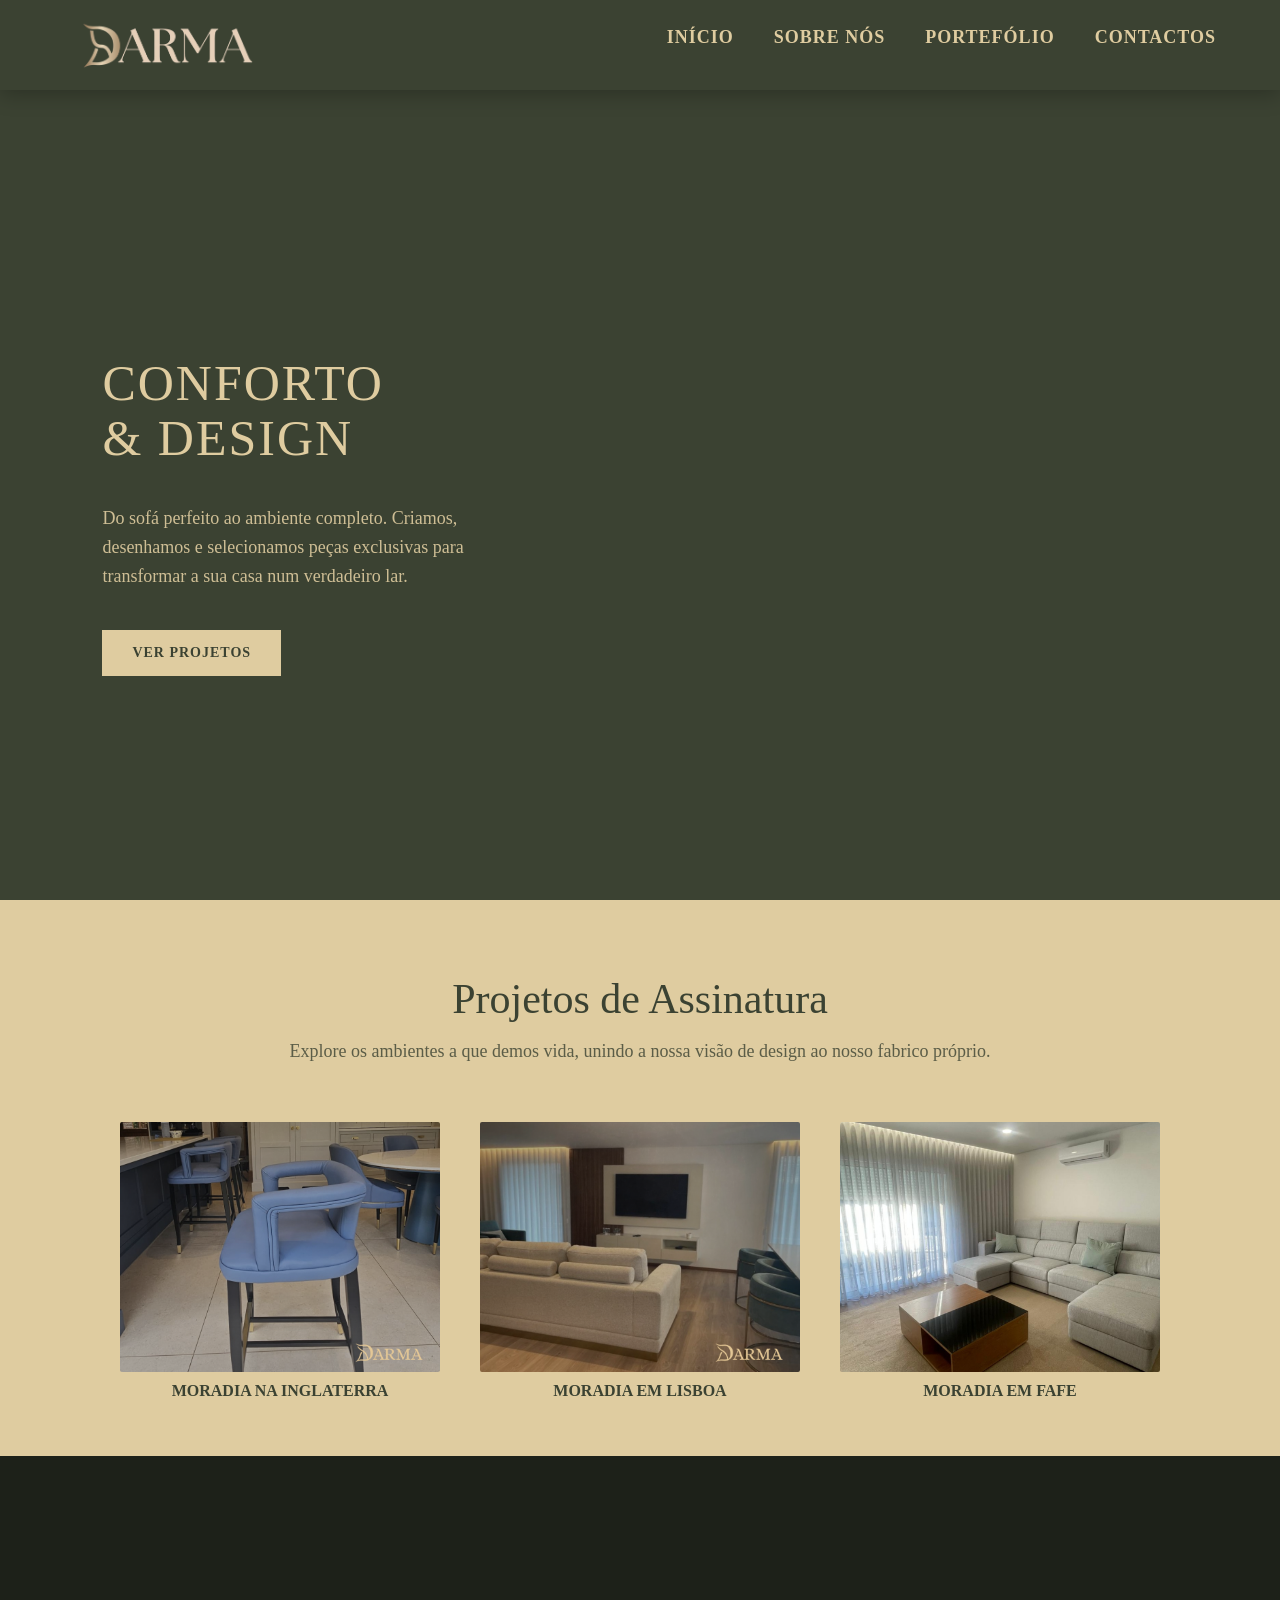
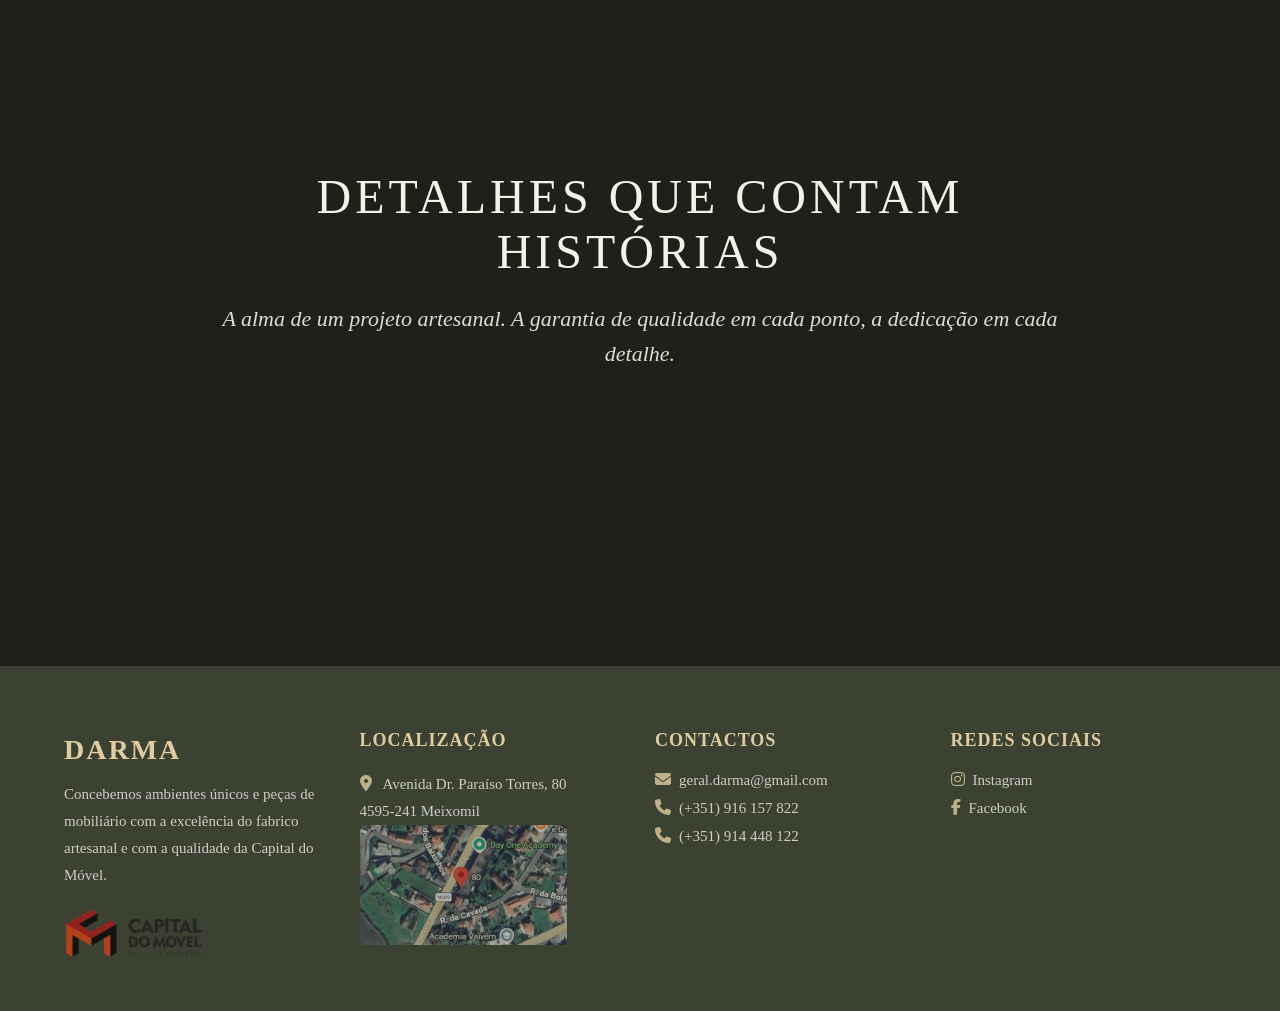
<file: index.html>
<!DOCTYPE html>
<html lang="pt">
    <head>
        <title>Darma</title>
        <meta name="viewport" content="width=device-width, initial-scale=1.0">
        <!--rel explica a relação do link com o html-->
        <link rel="stylesheet" href="style.css">
        <link rel="stylesheet" href="https://cdnjs.cloudflare.com/ajax/libs/font-awesome/6.5.1/css/all.min.css">
    </head>

    <body>
        <!--cria um cabeçalho-->
        <header class = "cabecalho">
            <div class="logo">
                <a href="index.html">
                    <img src="./imagens/darma_sem_fundo.png" alt ="DARMA">
                </a>
            </div>
            <!--agrupa links principais de navegação-->
            <nav>
                <!--lista não ordenada de links-->
                <ul class="menu_principal">
                    <li><a href="index.html" class="menu_links">Início</a></li>
                    <li><a href="sobre_nos.html" class="menu_links">Sobre nós</a></li>
                    <li class="menu_portefolio">
                        <a href="projetos.html" class="menu_links">Portefólio</a>
                        <ul class ="sub_menu">
                            <li><a href="sofas.html">Sofás</a></li>
                            <li><a href="camas.html">Camas</a></li>
                            <li><a href="cadeiras.html">Cadeiras & <br> Poltronas</a></li>
                            <li><a href="projetos.html">Projetos</a></li>
                            <li><a href="projetos_3d.html">Projetos 3D</a></li>
                        </ul>
                    </li>
                    <li><a href="#contactos" class="menu_links">Contactos</a></li>
                </ul>
            </nav>
        </header>

        <!-- area inicial-->
        <main>
            <!--section para cada bloco tematico-->
            <section class="pagina_inicial">
                <div class="bloco_texto">
                    <h2>CONFORTO<br>& DESIGN</h2>
                    <p>Do sofá perfeito ao ambiente completo. Criamos, desenhamos e selecionamos peças exclusivas para transformar a sua casa num verdadeiro lar.</p>
                    <a href="projetos.html" class="botao_inicial">VER PROJETOS</a>
                </div>
            
                <div class="bloco_imagem">
                    <img src="./imagens/carrossel_inicial/sofa_dourado.png" alt="Sofa dourado- DARMA">
                    <img src="./imagens/carrossel_inicial/sofa_laranja.png" alt="Sofa pele laranja- DARMA">
                    <img src="./imagens/carrossel_inicial/sofa_beje.png" alt="Sofa beje- DARMA">
                </div>
            </section>

            <section class="projetos_realizados">
                <h2 class="titulo_seccao_projetos">Projetos de Assinatura</h2>
                <p class="subtitulo_seccao">Explore os ambientes a que demos vida, unindo a nossa visão de design ao nosso fabrico próprio.</p>
                
                <div class="grelha_projetos">
                    <div class="projeto">
                        <div class="carrossel_projeto">
                            <img src="./imagens/projeto_inglaterra/20.png" alt="Moradia na Inglaterra">
                            <img src="./imagens/projeto_inglaterra/24.png" alt="Moradia na Inglaterra">
                            <img src="./imagens/projeto_inglaterra/33.png" alt="Moradia na Inglaterra">
                            <img src="./imagens/projeto_inglaterra/25.png" alt="Moradia na Inglaterra">
                            <img src="./imagens/projeto_inglaterra/26.png" alt="Moradia na Inglaterra">
                        </div>
                    <h3>Moradia na Inglaterra</h3>
                    </div>
                    <div class="projeto">
                        <div class="carrossel_projeto">
                            <img src="./imagens/projeto_lisboa/66.png" alt="Moradia em Lisboa">
                            <img src="./imagens/projeto_lisboa/69.png" alt="Moradia em Lisboa">
                            <img src="./imagens/projeto_lisboa/73.png" alt="Moradia em Lisboa">
                            <img src="./imagens/projeto_lisboa/76.png" alt="Moradia em Lisboa">
                            <img src="./imagens/projeto_lisboa/78.png" alt="Moradia em Lisboa">
                        </div>
                    <h3>Moradia em Lisboa</h3>
                    </div>
                    <div class="projeto">
                        <div class="carrossel_projeto">
                            <img src="./imagens/projeto_fafe/1.png" alt="Moradia Fafe">
                            <img src="./imagens/projeto_fafe/2.png" alt="Moradia Fafe">
                            <img src="./imagens/projeto_fafe/3.png" alt="Moradia Fafe">
                            <img src="./imagens/projeto_fafe/4.png" alt="Moradia Fafe">
                            <img src="./imagens/projeto_fafe/5.jpeg" alt="Moradia Fafe">
                        </div>
                    <h3>Moradia em Fafe</h3>
                    </div>
                </div>   
            </section>

            <section class="detalhe_artesanal">
                <div class="conteudo_artesanal">
                    <h2>DETALHES QUE CONTAM HISTÓRIAS</h2>
                    <h3>A alma de um projeto artesanal. A garantia de qualidade em cada ponto, a dedicação em cada detalhe.</h3>
                </div>
            </section>
        </main>

        <!--rodape-->
        <footer id="contactos" class="rodape">
            <div class="rodape_marca">
                <h3 class="rodape_logo">DARMA</h3>
                <p>Concebemos ambientes únicos e peças de mobiliário com a excelência do fabrico artesanal e com a qualidade da Capital do Móvel.</p>
                <div class="selo_origem">
                    <img src="./imagens/logotipo_capital_movel.png" alt="Selo Capital do Móvel - Paços de Ferreira">
                </div>
            </div>

            <div class="rodape_localizacao">
                <h4>Localização</h4>
                <!--target="_blank abre uma nova pagina para aceder"-->
                <!--rel="noopener noreferrer" é por segurança e privacidade-->
                <a href="https://maps.google.com/?q=Avenida+Dr.+Paraíso+Torres,+80,+4595-241+Meixomil" target="_blank" rel="noopener noreferrer" class="bloco_mapa">
                    <!--<i> para icones-->
                    <p><i class="fa-solid fa-location-dot"></i> Avenida Dr. Paraíso Torres, 80 <br>4595-241 Meixomil</p>
                    <img src="./imagens/google_maps.png" alt="Localização DARMA no Google Maps">
                </a>
            </div>

            <div class="rodape_contactos">
                <h4>Contactos</h4>
                <a href="mailto:geral.darma@gmail.com"><i class="fa-solid fa-envelope"></i>geral.darma@gmail.com</a>
                <a href="tel:+351916157822"><i class="fa-solid fa-phone"></i>(+351) 916 157 822</a>
                <a href="tel:+351914448122"><i class="fa-solid fa-phone"></i>(+351) 914 448 122</a>
            </div>

            <div class="rodape_redes_sociais">
                <h4>Redes Sociais</h4>
                <a href="https://www.instagram.com/darma.geral/" target="_blank" rel="noopener noreferrer">
                    <i class="fa-brands fa-instagram"></i>Instagram</a>
                <a href="https://www.facebook.com/profile.php?id=100083841033820&locale=pt_PT" target="_blank" rel="noopener noreferrer">
                    <i class="fa-brands fa-facebook-f"></i>Facebook</a>
            </div>
        </footer>
    </body>
</html>
</file>
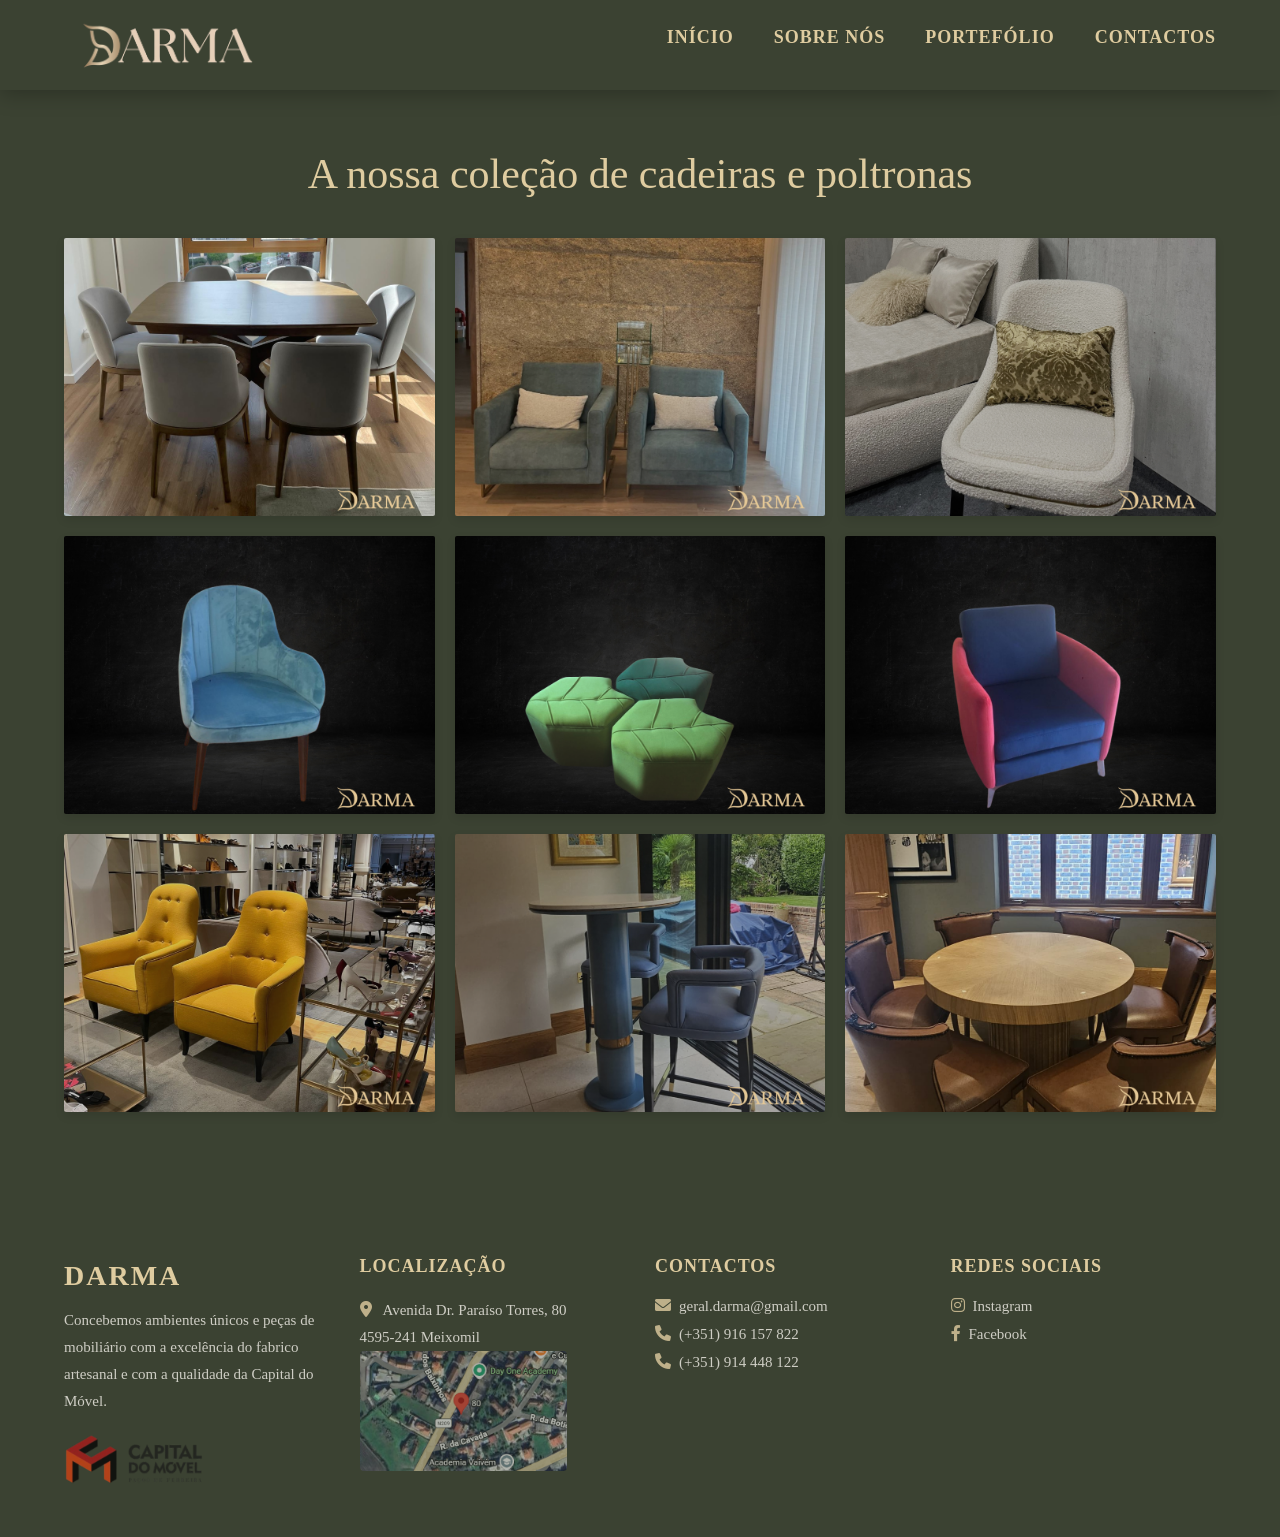
<file: cadeiras.html>
<!DOCTYPE html>
<html>
    <head>
        <title>Sobre nós</title>
        <meta name="viewport" content="width=device-width, initial-scale=1.0">
        <link rel="stylesheet" href="style.css">
        <link rel="stylesheet" href="https://cdnjs.cloudflare.com/ajax/libs/font-awesome/6.0.0/css/all.min.css">

    </head>
    <body>
        <header class = "cabecalho">
            <div class="logo">
                <a href="index.html">
                    <img src="./imagens/darma_sem_fundo.png" alt ="DARMA">
                </a>
            </div>
            <nav>
                <ul class="menu_principal">
                    <li><a href="index.html" class="menu_links">Início</a></li>
                    <li><a href="sobre_nos.html" class="menu_links">Sobre nós</a></li>
                    <li class="menu_portefolio">
                        <a href="projetos.html" class="menu_links">Portefólio</a>
                        <ul class ="sub_menu">
                            <li><a href="sofas.html">Sofás</a></li>
                            <li><a href="camas.html">Camas</a></li>
                            <li><a href="cadeiras.html">Cadeiras & <br> Poltronas</a></li>
                            <li><a href="projetos.html">Projetos</a></li>
                        </ul>
                    </li>
                    <li><a href="#contactos" class="menu_links">Contactos</a></li>
                </ul>
            </nav>
        </header>

        <main>
            <h1 class="titulo_seccao">A nossa coleção de cadeiras e poltronas</h1>
            <div class="grelha_produtos">
                <div class="carrossel_clique" onclick="trocarImagem(this)">
                    <img src="./imagens/projeto_odivelas/7.png" class="ativa">
                    <img src="./imagens/projeto_odivelas/8.png">
                    <div class="dica_clique"><i class="fa-solid fa-hand-pointer"></i> Clicar</div>
                </div>
                <div class="carrossel_clique" onclick="trocarImagem(this)">
                    <img src="./imagens/cadeiras/56.png" class="ativa">
                </div>
                <div class="carrossel_clique" onclick="trocarImagem(this)">
                    <img src="./imagens/cadeiras/55.png" class="ativa">
                </div>
                <div class="carrossel_clique" onclick="trocarImagem(this)">
                    <img src="./imagens/cadeiras/1.png" class="ativa">
                </div>
                <div class="carrossel_clique" onclick="trocarImagem(this)">
                    <img src="./imagens/cadeiras/2.png" class="ativa">
                </div>
                <div class="carrossel_clique" onclick="trocarImagem(this)">
                    <img src="./imagens/cadeiras/3.png" class="ativa">
                </div>
                <div class="carrossel_clique" onclick="trocarImagem(this)">
                    <img src="./imagens/cadeiras/19.png" class="ativa">
                </div>
                <div class="carrossel_clique" onclick="trocarImagem(this)">
                    <img src="./imagens/cadeiras/24.png" class="ativa" >
                    <img src="./imagens/cadeiras/21.png">
                    <img src="./imagens/cadeiras/22.png">
                    <div class="dica_clique"><i class="fa-solid fa-hand-pointer"></i> Clicar</div>
                </div>
                <div class="carrossel_clique" onclick="trocarImagem(this)">
                    <img src="./imagens/cadeiras/26.png" class="ativa">
                    <img src="./imagens/cadeiras/27.png">
                    <img src="./imagens/cadeiras/28.png">
                    <div class="dica_clique"><i class="fa-solid fa-hand-pointer"></i> Clicar</div>
                </div>
                
                
        </main>
        <footer id="contactos" class="rodape">
            <div class="rodape_marca">
                <h3 class="rodape_logo">DARMA</h3>
                <p>Concebemos ambientes únicos e peças de mobiliário com a excelência do fabrico artesanal e com a qualidade da Capital do Móvel.</p>
                <div class="selo_origem">
                    <img src="./imagens/logotipo_capital_movel.png" alt="Selo Capital do Móvel - Paços de Ferreira">
                </div>
            </div>

            <div class="rodape_localizacao">
                <h4>Localização</h4>
                <a href="https://maps.google.com/?q=Avenida+Dr.+Paraíso+Torres,+80,+4595-241+Meixomil" target="_blank" rel="noopener noreferrer" class="bloco_mapa">
                    <p><i class="fa-solid fa-location-dot"></i> Avenida Dr. Paraíso Torres, 80 <br>4595-241 Meixomil</p>
                    <img src="./imagens/google_maps.png" alt="Localização DARMA no Google Maps">
                </a>
            </div>

            <div class="rodape_contactos">
                <h4>Contactos</h4>
                <a href="mailto:geral.darma@gmail.com"><i class="fa-solid fa-envelope"></i>geral.darma@gmail.com</a>
                <a href="tel:+351916157822"><i class="fa-solid fa-phone"></i>(+351) 916 157 822</a>
                <a href="tel:+351914448122"><i class="fa-solid fa-phone"></i>(+351) 914 448 122</a>
            </div>

            <div class="rodape_redes_sociais">
                <h4>Redes Sociais</h4>
                <a href="https://www.instagram.com/darma.geral/" target="_blank" rel="noopener noreferrer">
                    <i class="fa-brands fa-instagram"></i>Instagram</a>
                <a href="https://www.facebook.com/profile.php?id=100083841033820&locale=pt_PT" target="_blank" rel="noopener noreferrer">
                    <i class="fa-brands fa-facebook-f"></i>Facebook</a>
            </div>
        </footer>
        <script src="script.js"></script>
    </body>
</html>
</file>
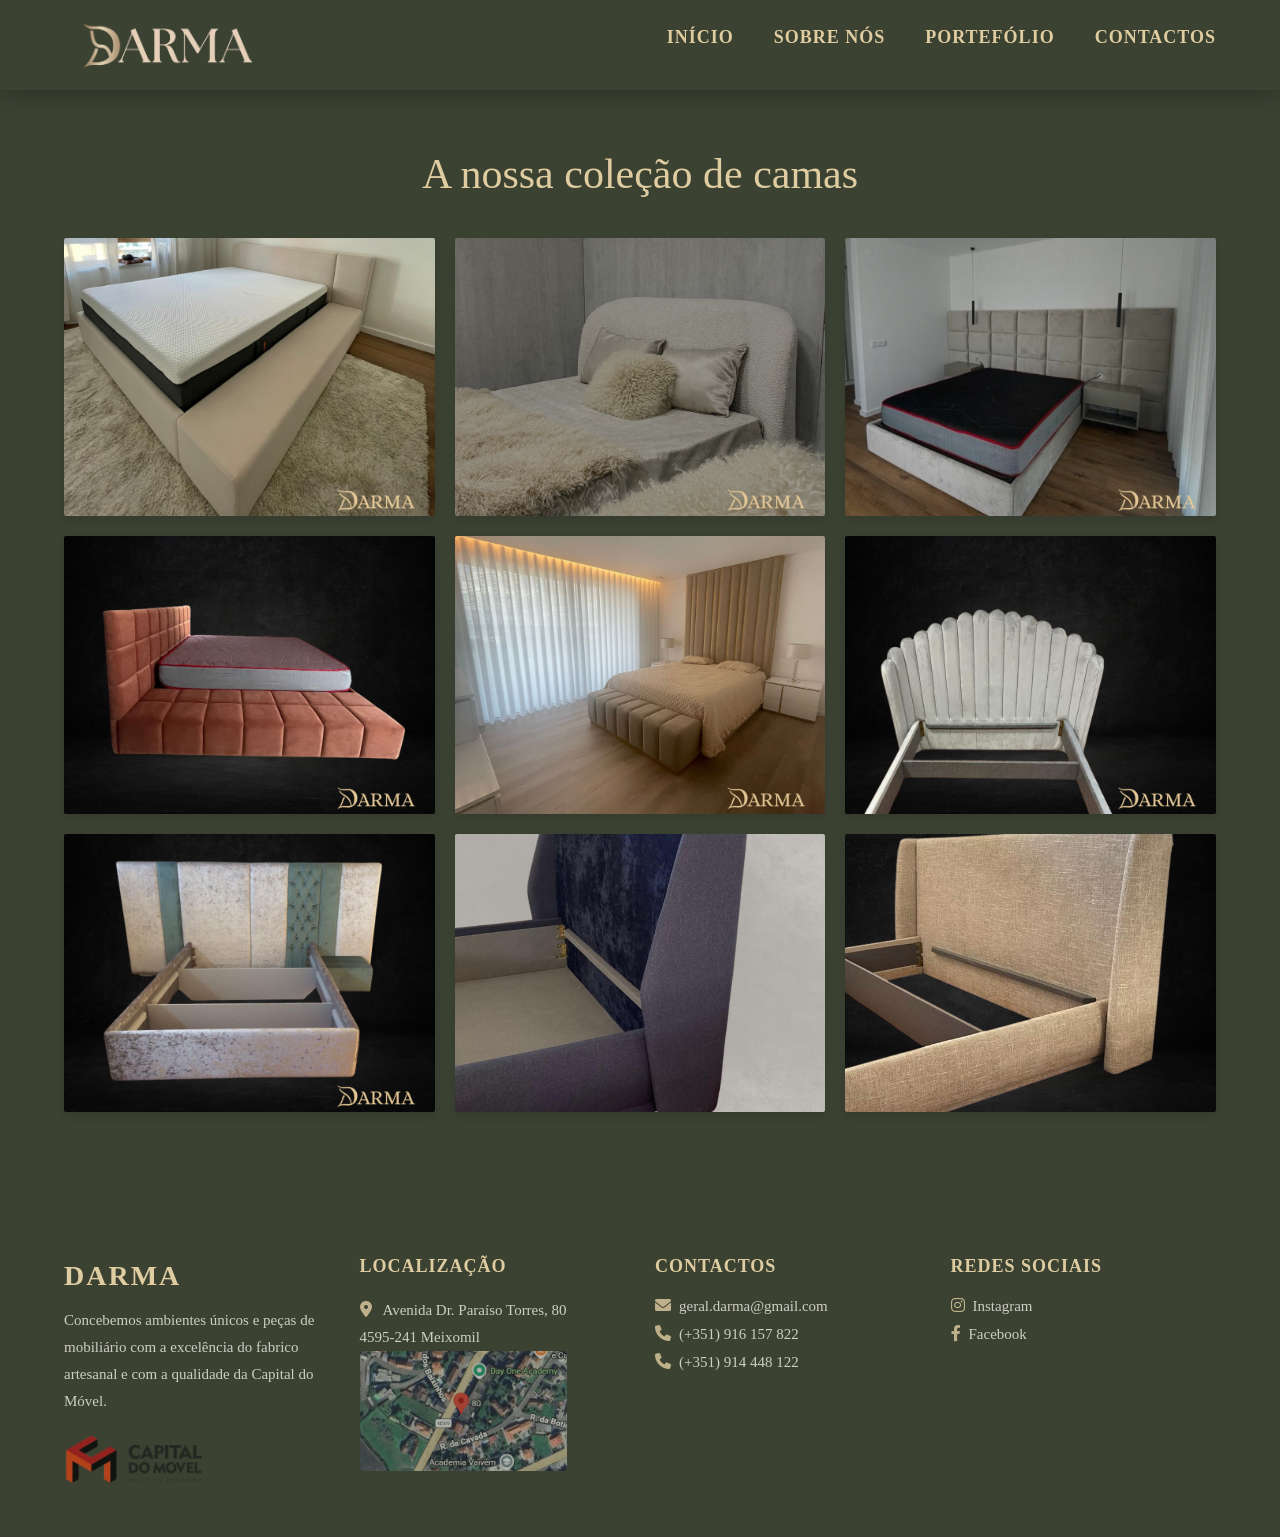
<file: camas.html>
<!DOCTYPE html>
<html>
    <head>
        <title>Sobre nós</title>
        <meta name="viewport" content="width=device-width, initial-scale=1.0">
        <link rel="stylesheet" href="style.css">
        <link rel="stylesheet" href="https://cdnjs.cloudflare.com/ajax/libs/font-awesome/6.0.0/css/all.min.css">

    </head>
    <body>
        <header class = "cabecalho">
            <div class="logo">
                <a href="index.html">
                    <img src="./imagens/darma_sem_fundo.png" alt ="DARMA">
                </a>
            </div>
            <nav>
                <ul class="menu_principal">
                    <li><a href="index.html" class="menu_links">Início</a></li>
                    <li><a href="sobre_nos.html" class="menu_links">Sobre nós</a></li>
                    <li class="menu_portefolio">
                        <a href="projetos.html" class="menu_links">Portefólio</a>
                        <ul class ="sub_menu">
                            <li><a href="sofas.html">Sofás</a></li>
                            <li><a href="camas.html">Camas</a></li>
                            <li><a href="cadeiras.html">Cadeiras & <br> Poltronas</a></li>
                            <li><a href="projetos.html">Projetos</a></li>
                            <li><a href="projetos_3d.html">Projetos 3D</a></li>
                        </ul>
                    </li>
                    <li><a href="#contactos" class="menu_links">Contactos</a></li>
                </ul>
            </nav>
        </header>

        <main>
            <h1 class="titulo_seccao">A nossa coleção de camas</h1>
            <div class="grelha_produtos">
                <div class="carrossel_clique" onclick="trocarImagem(this)">
                    <img src="./imagens/projeto_odivelas/5.png" class="ativa">
                    <img src="./imagens/projeto_odivelas/6.png">
                    <div class="dica_clique"><i class="fa-solid fa-hand-pointer"></i> Clicar</div>
                </div>
                
                <div class="carrossel_clique" onclick="trocarImagem(this)">
                    <img src="./imagens/camas/59.png" class="ativa">
                    <img src="./imagens/camas/60.png">
                    <img src="./imagens/camas/61.png">
                    <img src="./imagens/camas/62.png">
                    <div class="dica_clique"><i class="fa-solid fa-hand-pointer"></i> Clicar</div>
                </div>
                
                <div class="carrossel_clique" onclick="trocarImagem(this)">
                    <img src="./imagens/camas/63.png" class="ativa">
                </div>
                <div class="carrossel_clique" onclick="trocarImagem(this)">
                    <img src="./imagens/camas/64.png" class="ativa">
                </div>
                <div class="carrossel_clique" onclick="trocarImagem(this)">
                    <img src="./imagens/camas/72.png" class="ativa">
                    <img src="./imagens/camas/69.png">
                    <div class="dica_clique"><i class="fa-solid fa-hand-pointer"></i> Clicar</div>
                </div>
                <div class="carrossel_clique" onclick="trocarImagem(this)">
                    <img src="./imagens/camas/9.png" class="ativa">
                </div>
                <div class="carrossel_clique" onclick="trocarImagem(this)">
                    <img src="./imagens/camas/31.png" class="ativa">
                </div>
                <div class="carrossel_clique" onclick="trocarImagem(this)">
                    <img src="./imagens/camas/6.png" class="ativa">
                    <img src="./imagens/camas/7.png">
                    <div class="dica_clique"><i class="fa-solid fa-hand-pointer"></i> Clicar</div>
                </div>
                <div class="carrossel_clique" onclick="trocarImagem(this)">
                    <img src="./imagens/camas/8.png" class="ativa">
                    <img src="./imagens/camas/30.png">
                    <div class="dica_clique"><i class="fa-solid fa-hand-pointer"></i> Clicar</div>
                </div>
                
            
        </main>
        <footer id="contactos" class="rodape">
            <div class="rodape_marca">
                <h3 class="rodape_logo">DARMA</h3>
                <p>Concebemos ambientes únicos e peças de mobiliário com a excelência do fabrico artesanal e com a qualidade da Capital do Móvel.</p>
                <div class="selo_origem">
                    <img src="./imagens/logotipo_capital_movel.png" alt="Selo Capital do Móvel - Paços de Ferreira">
                </div>
            </div>

            <div class="rodape_localizacao">
                <h4>Localização</h4>
                <a href="https://maps.google.com/?q=Avenida+Dr.+Paraíso+Torres,+80,+4595-241+Meixomil" target="_blank" rel="noopener noreferrer" class="bloco_mapa">
                    <p><i class="fa-solid fa-location-dot"></i> Avenida Dr. Paraíso Torres, 80 <br>4595-241 Meixomil</p>
                    <img src="./imagens/google_maps.png" alt="Localização DARMA no Google Maps">
                </a>
            </div>

            <div class="rodape_contactos">
                <h4>Contactos</h4>
                <a href="mailto:geral.darma@gmail.com"><i class="fa-solid fa-envelope"></i>geral.darma@gmail.com</a>
                <a href="tel:+351916157822"><i class="fa-solid fa-phone"></i>(+351) 916 157 822</a>
                <a href="tel:+351914448122"><i class="fa-solid fa-phone"></i>(+351) 914 448 122</a>
            </div>

            <div class="rodape_redes_sociais">
                <h4>Redes Sociais</h4>
                <a href="https://www.instagram.com/darma.geral/" target="_blank" rel="noopener noreferrer">
                    <i class="fa-brands fa-instagram"></i>Instagram</a>
                <a href="https://www.facebook.com/profile.php?id=100083841033820&locale=pt_PT" target="_blank" rel="noopener noreferrer">
                    <i class="fa-brands fa-facebook-f"></i>Facebook</a>
            </div>
        </footer>
        <script src="script.js"></script>
    </body>
</html>
</file>
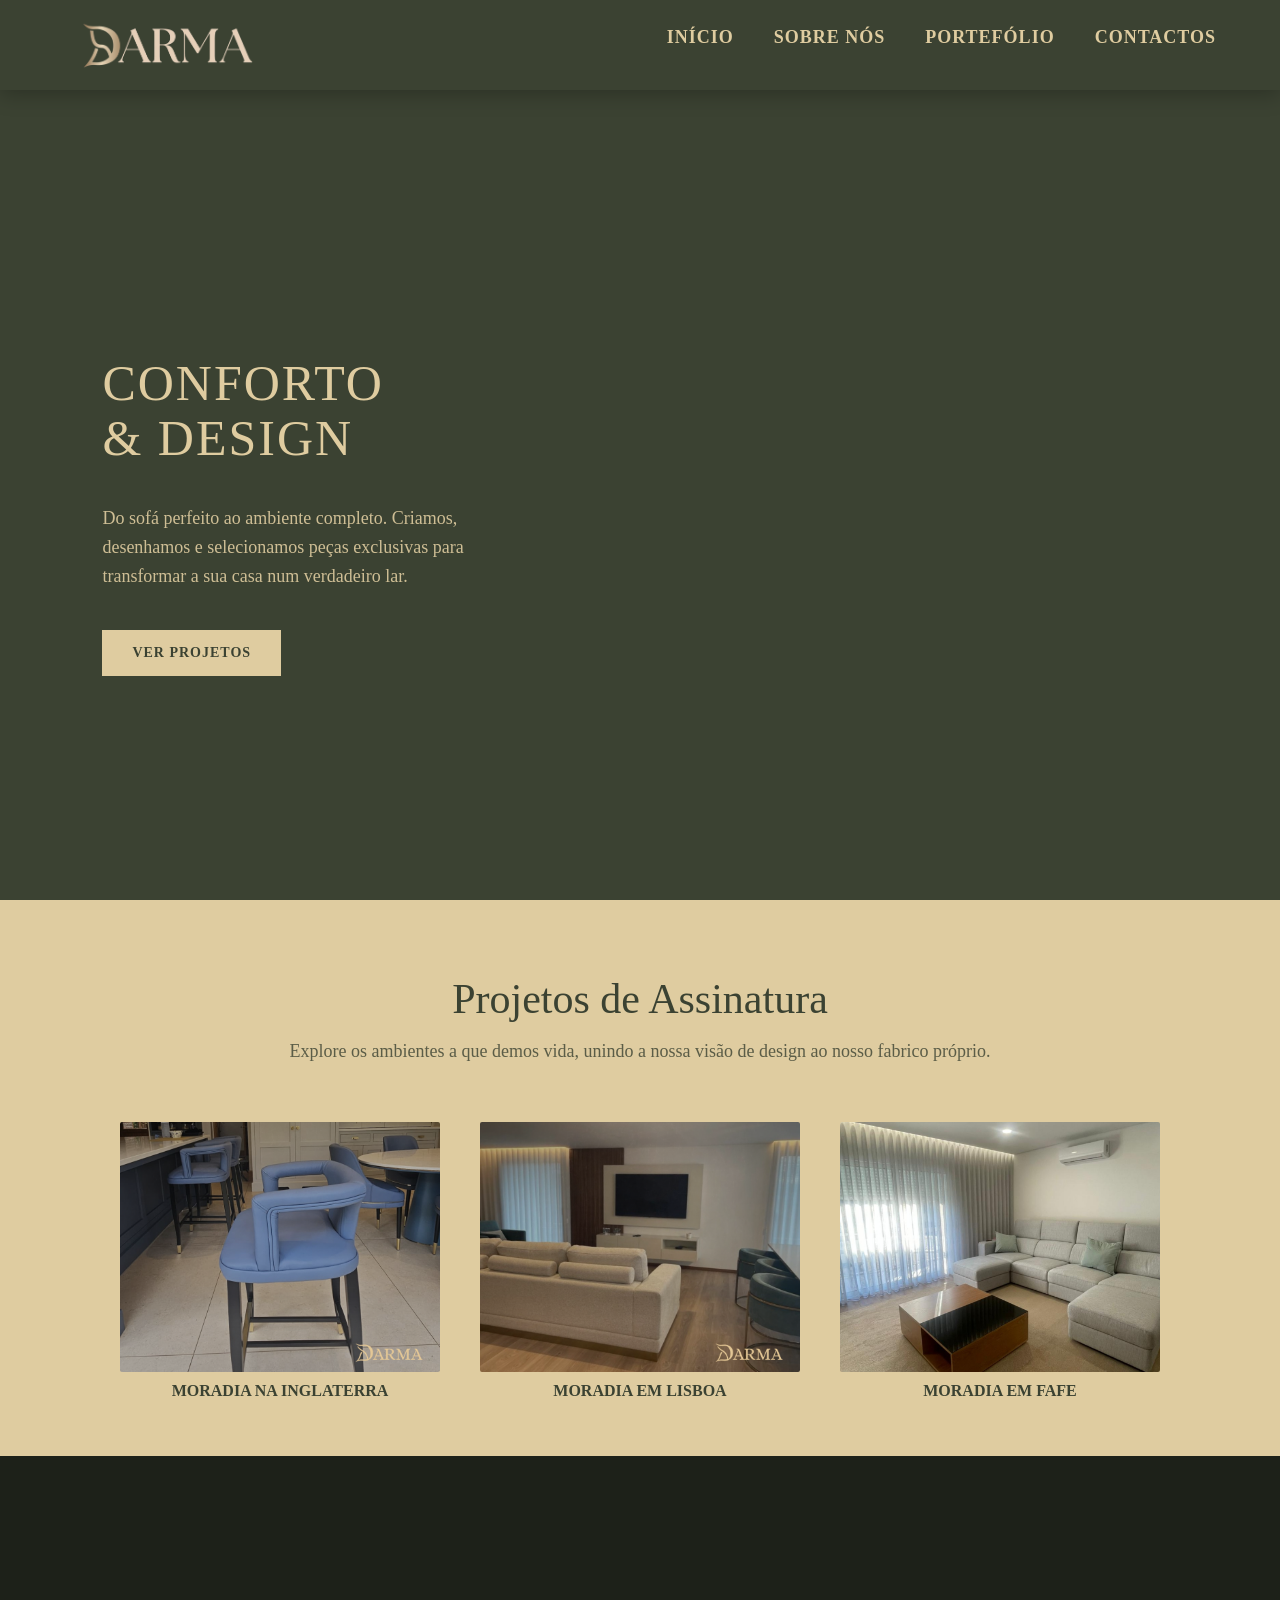
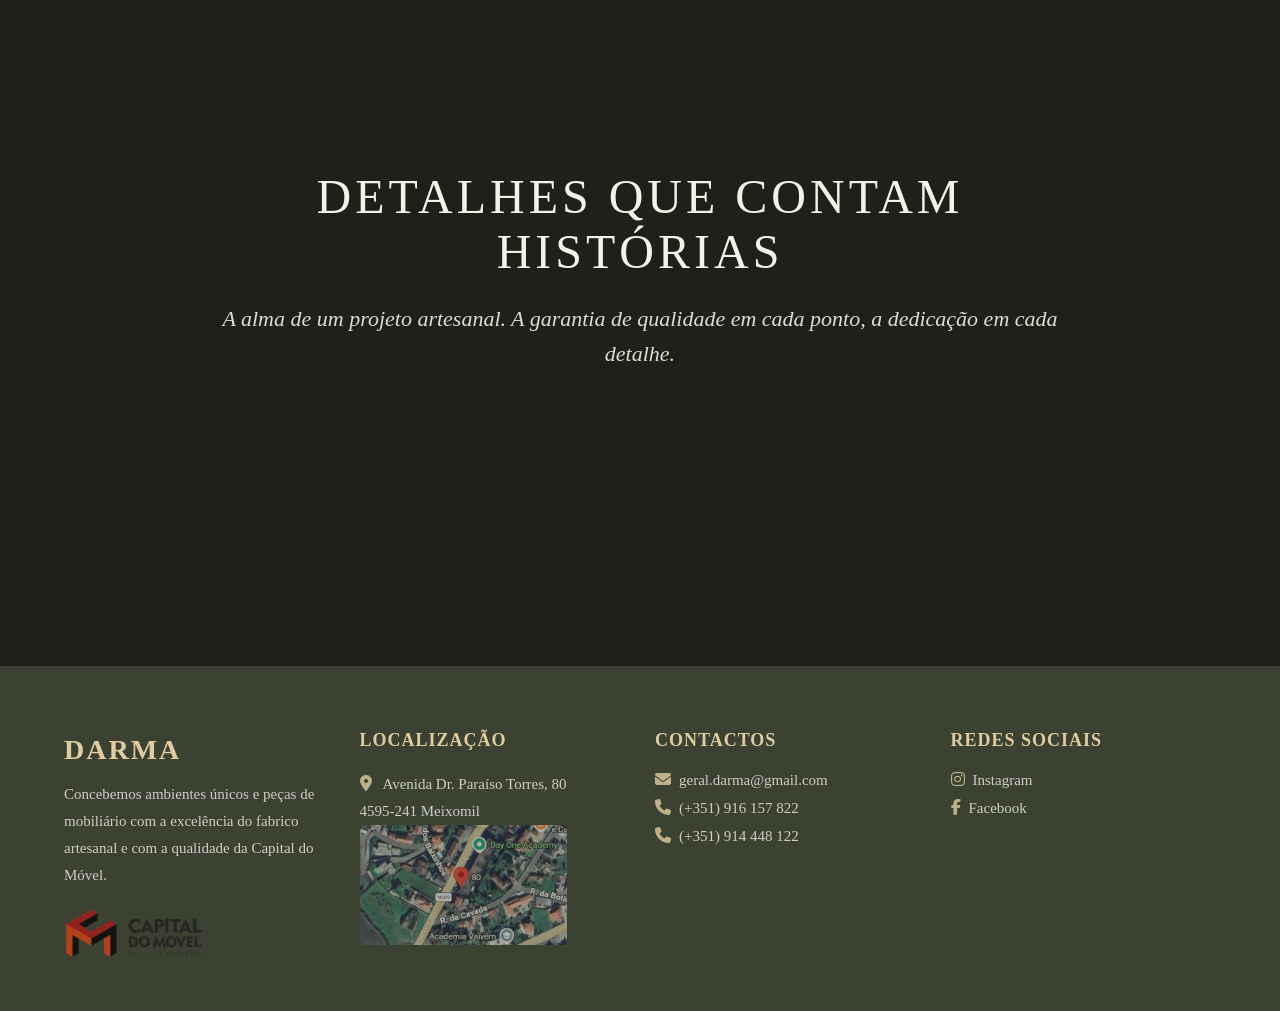
<file: home_page.html>
<!DOCTYPE html>
<html lang="pt">
    <head>
        <title>Darma</title>
        <!--rel explica a relação do link com o html-->
        <link rel="stylesheet" href="style.css">
        <link rel="stylesheet" href="https://cdnjs.cloudflare.com/ajax/libs/font-awesome/6.5.1/css/all.min.css">
    </head>

    <body>
        <!--cria um cabeçalho-->
        <header class = "cabecalho">
            <div class="logo">
                <a href="home_page.html">
                    <img src="./imagens/darma_sem_fundo.png" alt ="DARMA">
                </a>
            </div>
            <!--agrupa links principais de navegação-->
            <nav>
                <!--lista não ordenada de links-->
                <ul class="menu_principal">
                    <li><a href="home_page.html" class="menu_links">Início</a></li>
                    <li><a href="sobre_nos.html" class="menu_links">Sobre nós</a></li>
                    <li class="menu_portefolio">
                        <a href="projetos.html" class="menu_links">Portefólio</a>
                        <ul class ="sub_menu">
                            <li><a href="sofas.html">Sofás</a></li>
                            <li><a href="camas.html">Camas</a></li>
                            <li><a href="cadeiras.html">Cadeiras & <br> Poltronas</a></li>
                            <li><a href="projetos.html">Projetos</a></li>
                        </ul>
                    </li>
                    <li><a href="#contactos" class="menu_links">Contactos</a></li>
                </ul>
            </nav>
        </header>

        <!-- area inicial-->
        <main>
            <!--section para cada bloco tematico-->
            <section class="pagina_inicial">
                <div class="bloco_texto">
                    <h2>CONFORTO<br>& DESIGN</h2>
                    <p>Do sofá perfeito ao ambiente completo. Criamos, desenhamos e selecionamos peças exclusivas para transformar a sua casa num verdadeiro lar.</p>
                    <a href="projetos.html" class="botao_inicial">VER PROJETOS</a>
                </div>
            
                <div class="bloco_imagem">
                    <img src="./imagens/carrossel_inicial/sofa_dourado.png" alt="Sofa dourado- DARMA">
                    <img src="./imagens/carrossel_inicial/sofa_laranja.png" alt="Sofa pele laranja- DARMA">
                    <img src="./imagens/carrossel_inicial/sofa_beje.png" alt="Sofa beje- DARMA">
                </div>
            </section>

            <section class="projetos_realizados">
                <h2 class="titulo_seccao_projetos">Projetos de Assinatura</h2>
                <p class="subtitulo_seccao">Explore os ambientes a que demos vida, unindo a nossa visão de design ao nosso fabrico próprio.</p>
                
                <div class="grelha_projetos">
                    <div class="projeto">
                        <div class="carrossel_projeto">
                            <img src="./imagens/projeto_inglaterra/20.png" alt="Moradia na Inglaterra">
                            <img src="./imagens/projeto_inglaterra/24.png" alt="Moradia na Inglaterra">
                            <img src="./imagens/projeto_inglaterra/33.png" alt="Moradia na Inglaterra">
                            <img src="./imagens/projeto_inglaterra/25.png" alt="Moradia na Inglaterra">
                            <img src="./imagens/projeto_inglaterra/26.png" alt="Moradia na Inglaterra">
                        </div>
                    <h3>Moradia na Inglaterra</h3>
                    </div>
                    <div class="projeto">
                        <div class="carrossel_projeto">
                            <img src="./imagens/projeto_lisboa/66.png" alt="Moradia em Lisboa">
                            <img src="./imagens/projeto_lisboa/69.png" alt="Moradia em Lisboa">
                            <img src="./imagens/projeto_lisboa/73.png" alt="Moradia em Lisboa">
                            <img src="./imagens/projeto_lisboa/76.png" alt="Moradia em Lisboa">
                            <img src="./imagens/projeto_lisboa/78.png" alt="Moradia em Lisboa">
                        </div>
                    <h3>Moradia em Lisboa</h3>
                    </div>
                    <div class="projeto">
                        <div class="carrossel_projeto">
                            <img src="./imagens/projeto_fafe/1.png" alt="Moradia Fafe">
                            <img src="./imagens/projeto_fafe/2.png" alt="Moradia Fafe">
                            <img src="./imagens/projeto_fafe/3.png" alt="Moradia Fafe">
                            <img src="./imagens/projeto_fafe/4.png" alt="Moradia Fafe">
                            <img src="./imagens/projeto_fafe/5.jpeg" alt="Moradia Fafe">
                        </div>
                    <h3>Moradia em Fafe</h3>
                    </div>
                </div>   
            </section>

            <section class="detalhe_artesanal">
                <div class="conteudo_artesanal">
                    <h2>DETALHES QUE CONTAM HISTÓRIAS</h2>
                    <h3>A alma de um projeto artesanal. A garantia de qualidade em cada ponto, a dedicação em cada detalhe.</h3>
                </div>
            </section>
        </main>

        <!--rodape-->
        <footer id="contactos" class="rodape">
            <div class="rodape_marca">
                <h3 class="rodape_logo">DARMA</h3>
                <p>Concebemos ambientes únicos e peças de mobiliário com a excelência do fabrico artesanal e com a qualidade da Capital do Móvel.</p>
                <div class="selo_origem">
                    <img src="./imagens/logotipo_capital_movel.png" alt="Selo Capital do Móvel - Paços de Ferreira">
                </div>
            </div>

            <div class="rodape_localizacao">
                <h4>Localização</h4>
                <!--target="_blank abre uma nova pagina para aceder"-->
                <!--rel="noopener noreferrer" é por segurança e privacidade-->
                <a href="https://maps.google.com/?q=Avenida+Dr.+Paraíso+Torres,+80,+4595-241+Meixomil" target="_blank" rel="noopener noreferrer" class="bloco_mapa">
                    <!--<i> para icones-->
                    <p><i class="fa-solid fa-location-dot"></i> Avenida Dr. Paraíso Torres, 80 <br>4595-241 Meixomil</p>
                    <img src="./imagens/google_maps.png" alt="Localização DARMA no Google Maps">
                </a>
            </div>

            <div class="rodape_contactos">
                <h4>Contactos</h4>
                <a href="mailto:geral.darma@gmail.com"><i class="fa-solid fa-envelope"></i>geral.darma@gmail.com</a>
                <a href="tel:+351916157822"><i class="fa-solid fa-phone"></i>(+351) 916 157 822</a>
                <a href="tel:+351914448122"><i class="fa-solid fa-phone"></i>(+351) 914 448 122</a>
            </div>

            <div class="rodape_redes_sociais">
                <h4>Redes Sociais</h4>
                <a href="https://www.instagram.com/darma.geral/" target="_blank" rel="noopener noreferrer">
                    <i class="fa-brands fa-instagram"></i>Instagram</a>
                <a href="https://www.facebook.com/profile.php?id=100083841033820&locale=pt_PT" target="_blank" rel="noopener noreferrer">
                    <i class="fa-brands fa-facebook-f"></i>Facebook</a>
            </div>
        </footer>
    </body>
</html>
</file>
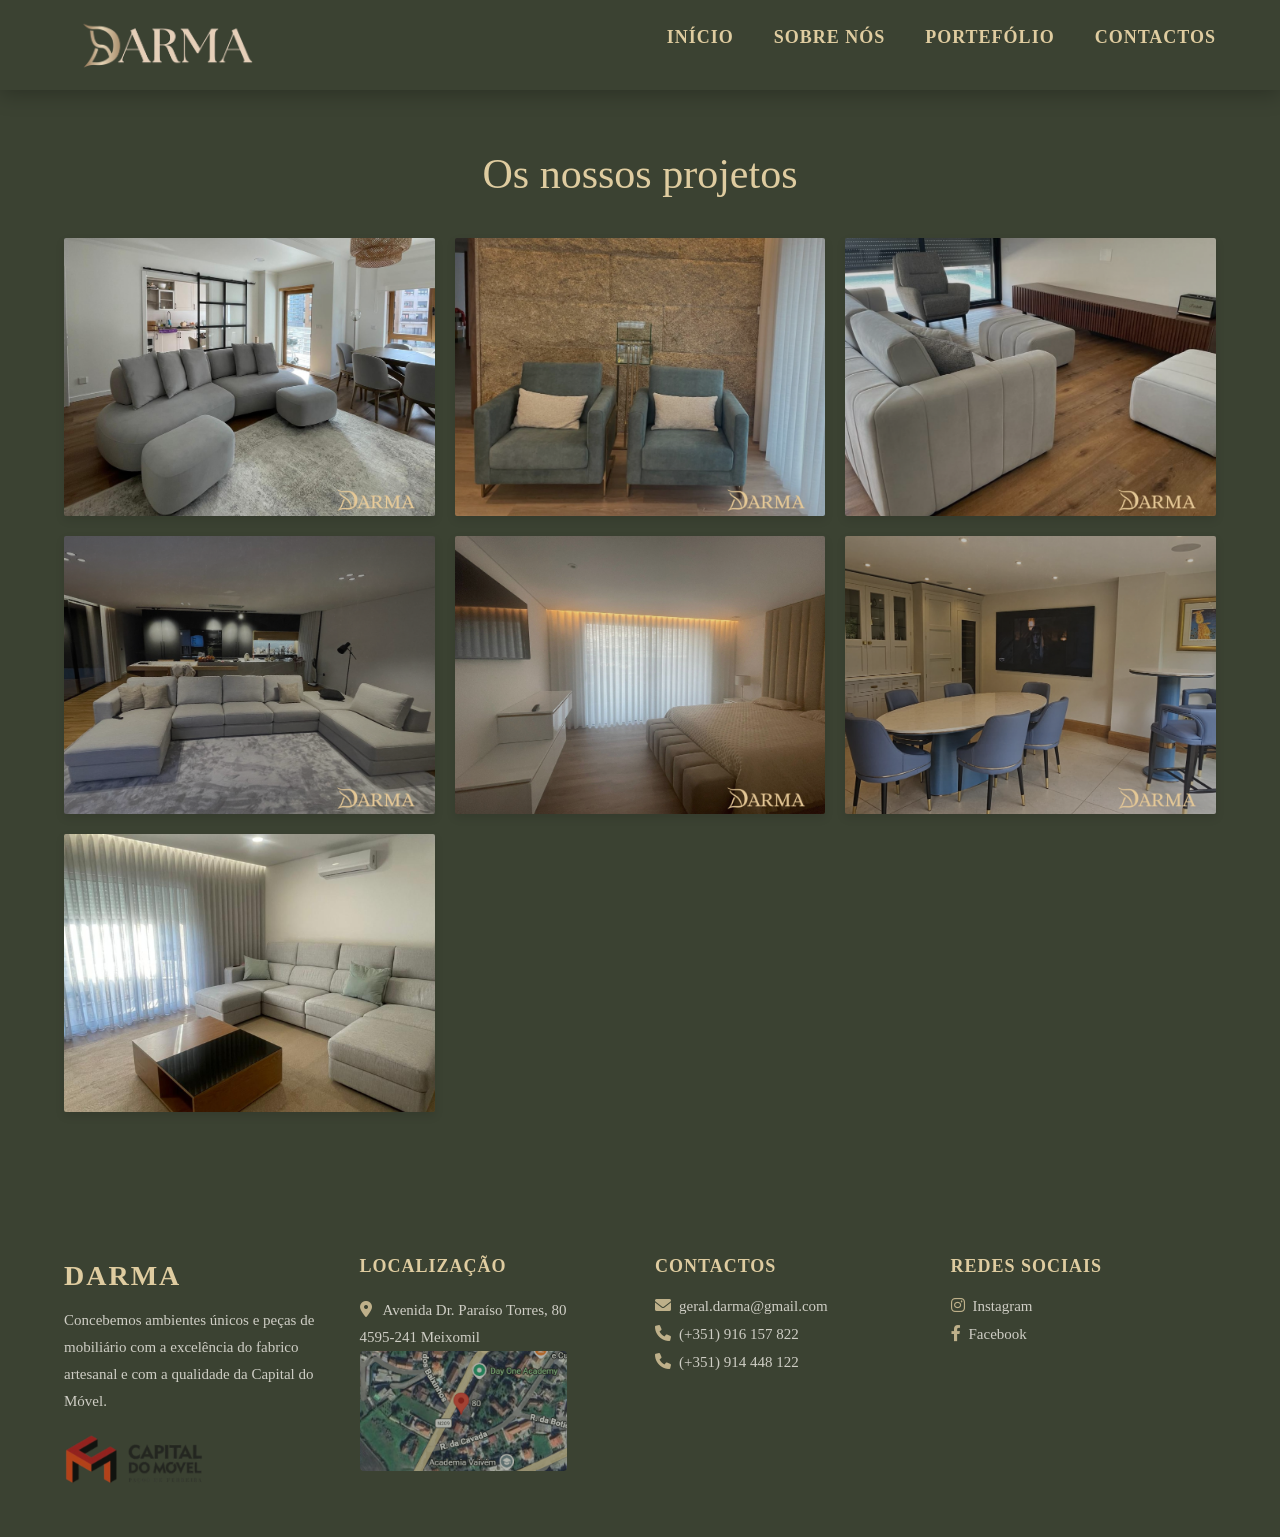
<file: projetos.html>
<!DOCTYPE html>
<html>
    <head>
        <title>Sobre nós</title>
        <meta name="viewport" content="width=device-width, initial-scale=1.0">
        <link rel="stylesheet" href="style.css">
        <link rel="stylesheet" href="https://cdnjs.cloudflare.com/ajax/libs/font-awesome/6.0.0/css/all.min.css">

    </head>
    <body>
        <header class = "cabecalho">
            <div class="logo">
                <a href="index.html">
                    <img src="./imagens/darma_sem_fundo.png" alt ="DARMA">
                </a>
            </div>
            <nav>
                <ul class="menu_principal">
                    <li><a href="index.html" class="menu_links">Início</a></li>
                    <li><a href="sobre_nos.html" class="menu_links">Sobre nós</a></li>
                    <li class="menu_portefolio">
                        <a href="projetos.html" class="menu_links">Portefólio</a>
                        <ul class ="sub_menu">
                            <li><a href="sofas.html">Sofás</a></li>
                            <li><a href="camas.html">Camas</a></li>
                            <li><a href="cadeiras.html">Cadeiras & <br> Poltronas</a></li>
                            <li><a href="projetos.html">Projetos</a></li>
                            <li><a href="projetos_3d.html">Projetos 3D</a></li>
                        </ul>
                    </li>
                    <li><a href="#contactos" class="menu_links">Contactos</a></li>
                </ul>
            </nav>
        </header>

        <main>
            <h1 class="titulo_seccao">Os nossos projetos</h1>
            <div class="grelha_produtos">
                <div class="carrossel_clique" onclick="trocarImagem(this)">
                    <img src="./imagens/projeto_odivelas/10.png" class="ativa">
                    <img src="./imagens/projeto_odivelas/11.png">
                    <img src="./imagens/projeto_odivelas/12.png">
                    <img src="./imagens/projeto_odivelas/9.png">
                    <img src="./imagens/projeto_odivelas/8.png">
                    <img src="./imagens/projeto_odivelas/7.png">
                    <img src="./imagens/projeto_odivelas/6.png">
                    <img src="./imagens/projeto_odivelas/5.png">
                    <img src="./imagens/projeto_odivelas/4.png">
                    <img src="./imagens/projeto_odivelas/3.png">
                    <div class="dica_clique"><i class="fa-solid fa-hand-pointer"></i> Clicar</div>
                </div>
                <div class="carrossel_clique" onclick="trocarImagem(this)">
                    <img src="./imagens/projetos/lisboa/56.png" class="ativa">
                    <img src="./imagens/projetos/lisboa/66.png">
                    <img src="./imagens/projetos/lisboa/71.png">
                    <img src="./imagens/projetos/lisboa/73.png">
                    <img src="./imagens/projetos/lisboa/76.png">
                    <img src="./imagens/projetos/lisboa/78.png">
                    <div class="dica_clique"><i class="fa-solid fa-hand-pointer"></i> Clicar</div>
                </div>
                <div class="carrossel_clique" onclick="trocarImagem(this)">
                    <img src="./imagens/projetos/loures/67.png" class="ativa">
                    <img src="./imagens/projetos/loures/68.png">
                    <img src="./imagens/projetos/loures/70.png">
                    <img src="./imagens/projetos/loures/74.png">
                    <img src="./imagens/projetos/loures/75.png">
                    <img src="./imagens/projetos/loures/77.png">
                    <div class="dica_clique"><i class="fa-solid fa-hand-pointer"></i> Clicar</div>
                </div>
                <div class="carrossel_clique" onclick="trocarImagem(this)">
                    <img src="./imagens/projetos/sofa_cinza/49.png" class="ativa">
                    <img src="./imagens/projetos/sofa_cinza/50.png">
                    <div class="dica_clique"><i class="fa-solid fa-hand-pointer"></i> Clicar</div>
                </div>
                <div class="carrossel_clique" onclick="trocarImagem(this)">
                    <img src="./imagens/projetos/cabeceiras/69.png" class="ativa">
                    <img src="./imagens/projetos/cabeceiras/72.png">
                    <div class="dica_clique"><i class="fa-solid fa-hand-pointer"></i> Clicar</div>
                </div>
                <div class="carrossel_clique" onclick="trocarImagem(this)">
                    <img src="./imagens/projetos/inglaterra/21.png">
                    <img src="./imagens/projetos/inglaterra/22.png">
                    <img src="./imagens/projetos/inglaterra/24.png">
                    <img src="./imagens/projetos/inglaterra/25.png">
                    <img src="./imagens/projetos/inglaterra/26.png">
                    <img src="./imagens/projetos/inglaterra/27.png">
                    <img src="./imagens/projetos/inglaterra/28.png">
                    <img src="./imagens/projetos/inglaterra/33.png" class="ativa">
                    <div class="dica_clique"><i class="fa-solid fa-hand-pointer"></i> Clicar</div>
                </div>
                <div class="carrossel_clique" onclick="trocarImagem(this)">
                    <img src="./imagens/projeto_fafe/1.png" class="ativa" >
                    <img src="./imagens/projeto_fafe/2.png">
                    <img src="./imagens/projeto_fafe/3.png">
                    <img src="./imagens/projeto_fafe/4.png">
                    <img src="./imagens/projeto_fafe/5.jpeg">
                    <div class="dica_clique"><i class="fa-solid fa-hand-pointer"></i> Clicar</div>
                </div>
            
        </main>
        <footer id="contactos" class="rodape">
            <div class="rodape_marca">
                <h3 class="rodape_logo">DARMA</h3>
                <p>Concebemos ambientes únicos e peças de mobiliário com a excelência do fabrico artesanal e com a qualidade da Capital do Móvel.</p>
                <div class="selo_origem">
                    <img src="./imagens/logotipo_capital_movel.png" alt="Selo Capital do Móvel - Paços de Ferreira">
                </div>
            </div>

            <div class="rodape_localizacao">
                <h4>Localização</h4>
                <a href="https://maps.google.com/?q=Avenida+Dr.+Paraíso+Torres,+80,+4595-241+Meixomil" target="_blank" rel="noopener noreferrer" class="bloco_mapa">
                    <p><i class="fa-solid fa-location-dot"></i> Avenida Dr. Paraíso Torres, 80 <br>4595-241 Meixomil</p>
                    <img src="./imagens/google_maps.png" alt="Localização DARMA no Google Maps">
                </a>
            </div>

            <div class="rodape_contactos">
                <h4>Contactos</h4>
                <a href="mailto:geral.darma@gmail.com"><i class="fa-solid fa-envelope"></i>geral.darma@gmail.com</a>
                <a href="tel:+351916157822"><i class="fa-solid fa-phone"></i>(+351) 916 157 822</a>
                <a href="tel:+351914448122"><i class="fa-solid fa-phone"></i>(+351) 914 448 122</a>
            </div>

            <div class="rodape_redes_sociais">
                <h4>Redes Sociais</h4>
                <a href="https://www.instagram.com/darma.geral/" target="_blank" rel="noopener noreferrer">
                    <i class="fa-brands fa-instagram"></i>Instagram</a>
                <a href="https://www.facebook.com/profile.php?id=100083841033820&locale=pt_PT" target="_blank" rel="noopener noreferrer">
                    <i class="fa-brands fa-facebook-f"></i>Facebook</a>
            </div>
        </footer>
        <script src="script.js"></script>
    </body>
</html>
</file>
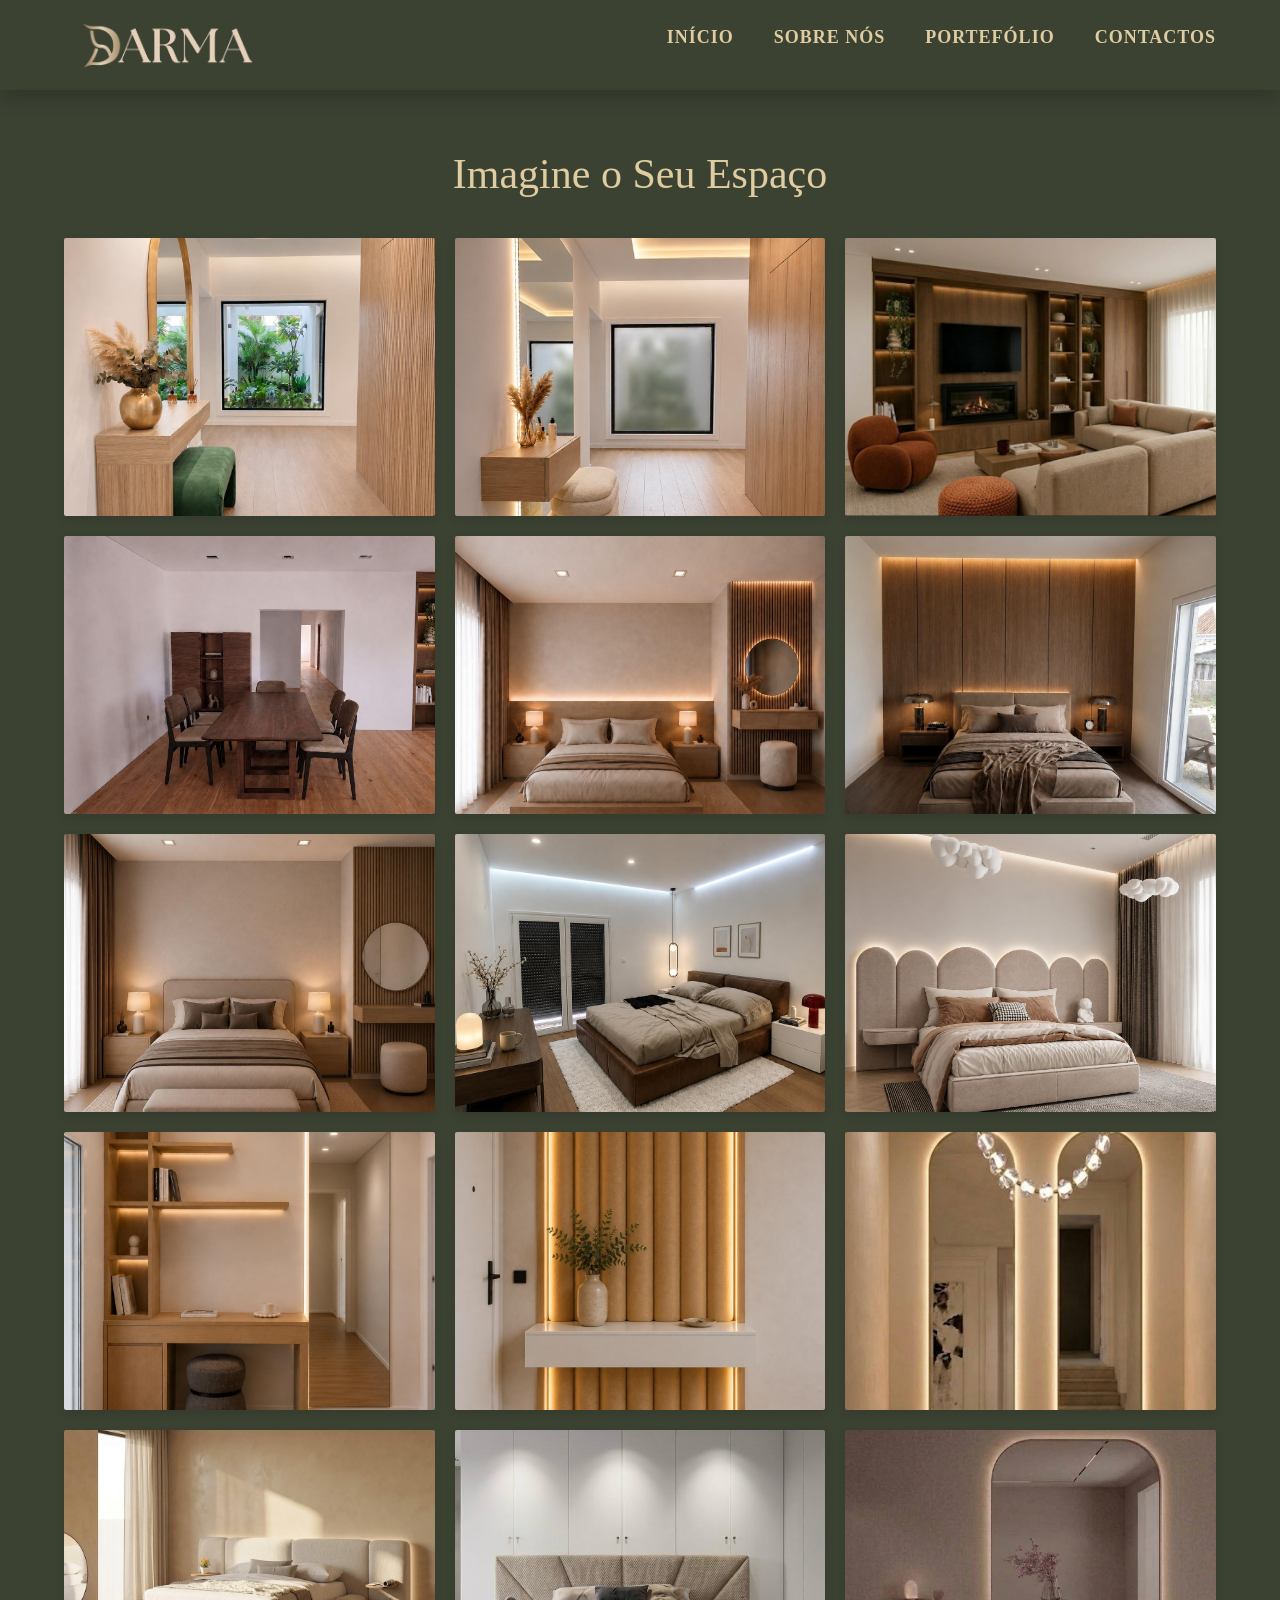
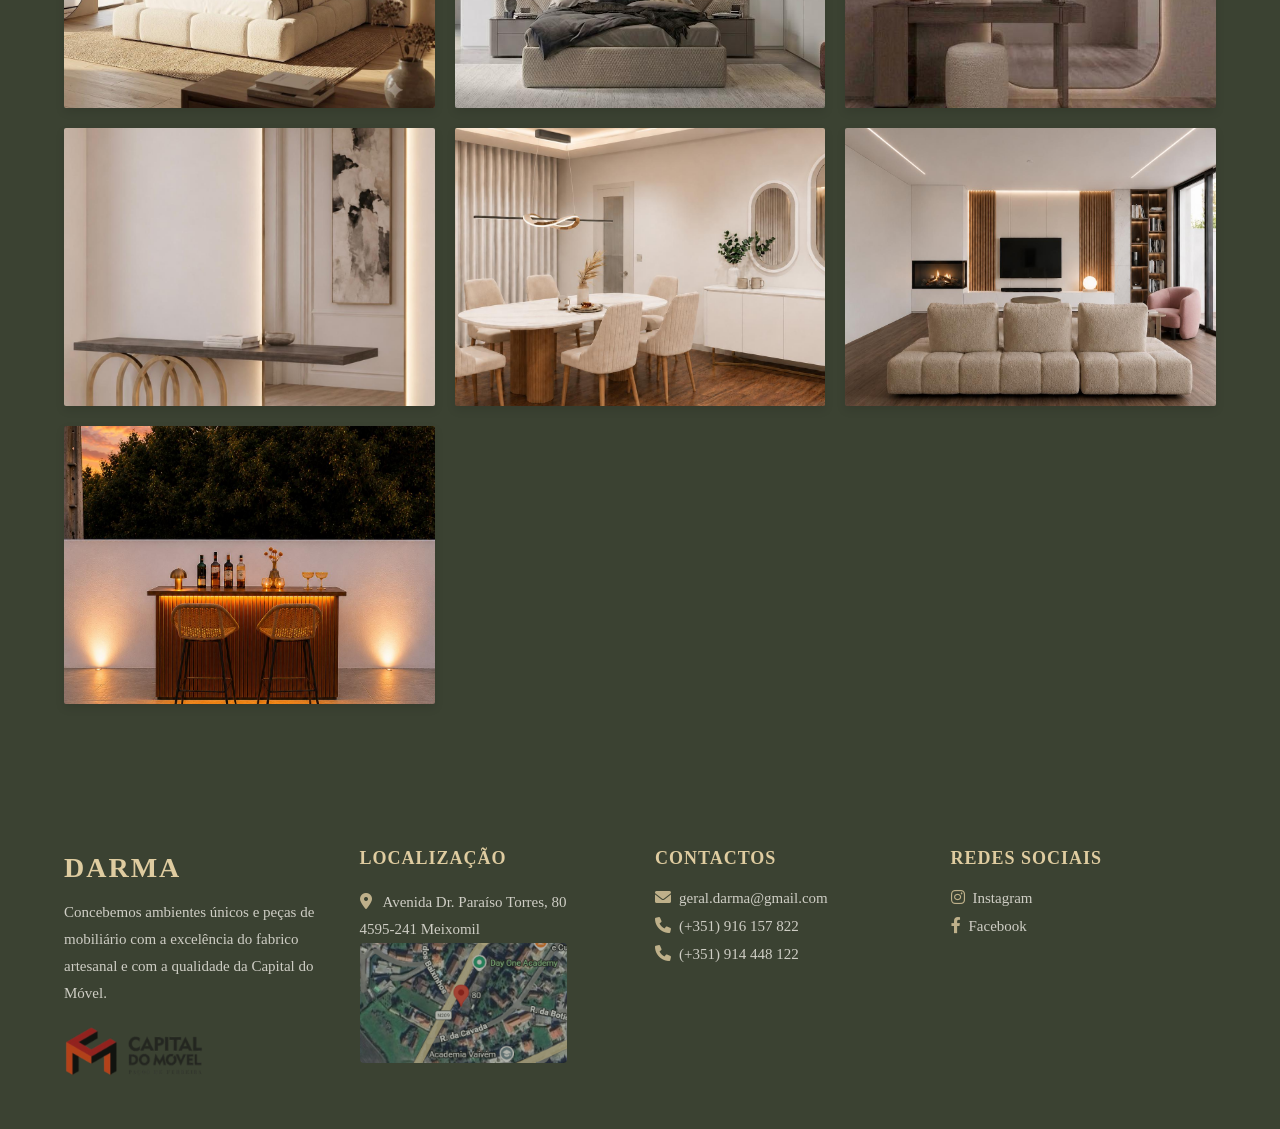
<file: projetos_3d.html>
<!DOCTYPE html>
<html>
    <head>
        <title>Sobre nós</title>
        <meta name="viewport" content="width=device-width, initial-scale=1.0">
        <link rel="stylesheet" href="style.css">
        <link rel="stylesheet" href="https://cdnjs.cloudflare.com/ajax/libs/font-awesome/6.0.0/css/all.min.css">

    </head>
    <body>
        <header class = "cabecalho">
            <div class="logo">
                <a href="index.html">
                    <img src="./imagens/darma_sem_fundo.png" alt ="DARMA">
                </a>
            </div>
            <nav>
                <ul class="menu_principal">
                    <li><a href="index.html" class="menu_links">Início</a></li>
                    <li><a href="sobre_nos.html" class="menu_links">Sobre nós</a></li>
                    <li class="menu_portefolio">
                        <a href="projetos.html" class="menu_links">Portefólio</a>
                        <ul class ="sub_menu">
                            <li><a href="sofas.html">Sofás</a></li>
                            <li><a href="camas.html">Camas</a></li>
                            <li><a href="cadeiras.html">Cadeiras & <br> Poltronas</a></li>
                            <li><a href="projetos.html">Projetos</a></li>
                            <li><a href="projetos_3d.html">Projetos 3D</a></li>
                        </ul>
                    </li>
                    <li><a href="#contactos" class="menu_links">Contactos</a></li>
                </ul>
            </nav>
        </header>

        <main>
            <h1 class="titulo_seccao">Imagine o Seu Espaço</h1>
            <div class="grelha_produtos">
                <div class="carrossel_clique" onclick="trocarImagem(this)">
                    <img src="./imagens/projetos_3d/1.png.jpeg" class="ativa">
                    <img src="./imagens/projetos_3d/7.png.jpeg">
                    <div class="dica_clique"><i class="fa-solid fa-hand-pointer"></i> Clicar</div>
                </div>
                <div class="carrossel_clique" onclick="trocarImagem(this)">
                    <img src="./imagens/projetos_3d/5.png.jpeg" class="ativa">
                    <img src="./imagens/projetos_3d/8.png.jpeg">
                    <div class="dica_clique"><i class="fa-solid fa-hand-pointer"></i> Clicar</div>
                </div>
                <div class="carrossel_clique" onclick="trocarImagem(this)">
                    <img src="./imagens/projetos_3d/10.png.jpeg" class="ativa">
                    <img src="./imagens/projetos_3d/9.png.jpeg">
                    <div class="dica_clique"><i class="fa-solid fa-hand-pointer"></i> Clicar</div>
                </div>
                <div class="carrossel_clique" onclick="trocarImagem(this)">
                    <img src="./imagens/projetos_3d/16.png.jpeg" class="ativa">
                    <div class="dica_clique"><i class="fa-solid fa-hand-pointer"></i> Clicar</div>
                </div>
                <div class="carrossel_clique" onclick="trocarImagem(this)">
                    <img src="./imagens/projetos_3d/17.png.jpeg" class="ativa">
                    <div class="dica_clique"><i class="fa-solid fa-hand-pointer"></i> Clicar</div>
                </div>
                <div class="carrossel_clique" onclick="trocarImagem(this)">
                    <img src="./imagens/projetos_3d/18.png.jpeg" class="ativa">
                    <div class="dica_clique"><i class="fa-solid fa-hand-pointer"></i> Clicar</div>
                </div>
                <div class="carrossel_clique" onclick="trocarImagem(this)">
                    <img src="./imagens/projetos_3d/19.png.jpeg" class="ativa">
                    <div class="dica_clique"><i class="fa-solid fa-hand-pointer"></i> Clicar</div>
                </div>
                <div class="carrossel_clique" onclick="trocarImagem(this)">
                    <img src="./imagens/projetos_3d/20.png.jpeg" class="ativa">
                    <div class="dica_clique"><i class="fa-solid fa-hand-pointer"></i> Clicar</div>
                </div>
                <div class="carrossel_clique" onclick="trocarImagem(this)">
                    <img src="./imagens/projetos_3d/22.png.jpeg" class="ativa">
                    <div class="dica_clique"><i class="fa-solid fa-hand-pointer"></i> Clicar</div>
                </div>
                <div class="carrossel_clique" onclick="trocarImagem(this)">
                    <img src="./imagens/projetos_3d/24.png.jpeg" class="ativa">
                    <div class="dica_clique"><i class="fa-solid fa-hand-pointer"></i> Clicar</div>
                </div>
                <div class="carrossel_clique" onclick="trocarImagem(this)">
                    <img src="./imagens/projetos_3d/25.png.jpeg" class="ativa">
                    <div class="dica_clique"><i class="fa-solid fa-hand-pointer"></i> Clicar</div>
                </div>
                <div class="carrossel_clique" onclick="trocarImagem(this)">
                    <img src="./imagens/projetos_3d/26.png.jpeg" class="ativa">
                    <div class="dica_clique"><i class="fa-solid fa-hand-pointer"></i> Clicar</div>
                </div>
                <div class="carrossel_clique" onclick="trocarImagem(this)">
                    <img src="./imagens/projetos_3d/27.png.jpeg" class="ativa">
                    <div class="dica_clique"><i class="fa-solid fa-hand-pointer"></i> Clicar</div>
                </div>
                <div class="carrossel_clique" onclick="trocarImagem(this)">
                    <img src="./imagens/projetos_3d/28.png.jpeg" class="ativa">
                    <div class="dica_clique"><i class="fa-solid fa-hand-pointer"></i> Clicar</div>
                </div>
                <div class="carrossel_clique" onclick="trocarImagem(this)">
                    <img src="./imagens/projetos_3d/29.png.jpeg" class="ativa">
                    <div class="dica_clique"><i class="fa-solid fa-hand-pointer"></i> Clicar</div>
                </div>
                <div class="carrossel_clique" onclick="trocarImagem(this)">
                    <img src="./imagens/projetos_3d/30.png.jpeg" class="ativa">
                    <div class="dica_clique"><i class="fa-solid fa-hand-pointer"></i> Clicar</div>
                </div>
                <div class="carrossel_clique" onclick="trocarImagem(this)">
                    <img src="./imagens/projetos_3d/31.png.jpeg" class="ativa">
                    <div class="dica_clique"><i class="fa-solid fa-hand-pointer"></i> Clicar</div>
                </div>
                <div class="carrossel_clique" onclick="trocarImagem(this)">
                    <img src="./imagens/projetos_3d/34.png.jpeg" class="ativa">
                    <div class="dica_clique"><i class="fa-solid fa-hand-pointer"></i> Clicar</div>
                </div>
                <div class="carrossel_clique" onclick="trocarImagem(this)">
                    <img src="./imagens/projetos_3d/37.png.jpeg" class="ativa">
                    <img src="./imagens/projetos_3d/36.png.jpeg">
                    <div class="dica_clique"><i class="fa-solid fa-hand-pointer"></i> Clicar</div>
                </div>
             
            
        </main>
        <footer id="contactos" class="rodape">
            <div class="rodape_marca">
                <h3 class="rodape_logo">DARMA</h3>
                <p>Concebemos ambientes únicos e peças de mobiliário com a excelência do fabrico artesanal e com a qualidade da Capital do Móvel.</p>
                <div class="selo_origem">
                    <img src="./imagens/logotipo_capital_movel.png" alt="Selo Capital do Móvel - Paços de Ferreira">
                </div>
            </div>

            <div class="rodape_localizacao">
                <h4>Localização</h4>
                <a href="https://maps.google.com/?q=Avenida+Dr.+Paraíso+Torres,+80,+4595-241+Meixomil" target="_blank" rel="noopener noreferrer" class="bloco_mapa">
                    <p><i class="fa-solid fa-location-dot"></i> Avenida Dr. Paraíso Torres, 80 <br>4595-241 Meixomil</p>
                    <img src="./imagens/google_maps.png" alt="Localização DARMA no Google Maps">
                </a>
            </div>

            <div class="rodape_contactos">
                <h4>Contactos</h4>
                <a href="mailto:geral.darma@gmail.com"><i class="fa-solid fa-envelope"></i>geral.darma@gmail.com</a>
                <a href="tel:+351916157822"><i class="fa-solid fa-phone"></i>(+351) 916 157 822</a>
                <a href="tel:+351914448122"><i class="fa-solid fa-phone"></i>(+351) 914 448 122</a>
            </div>

            <div class="rodape_redes_sociais">
                <h4>Redes Sociais</h4>
                <a href="https://www.instagram.com/darma.geral/" target="_blank" rel="noopener noreferrer">
                    <i class="fa-brands fa-instagram"></i>Instagram</a>
                <a href="https://www.facebook.com/profile.php?id=100083841033820&locale=pt_PT" target="_blank" rel="noopener noreferrer">
                    <i class="fa-brands fa-facebook-f"></i>Facebook</a>
            </div>
        </footer>
        <script src="script.js"></script>
    </body>
</html>
</file>
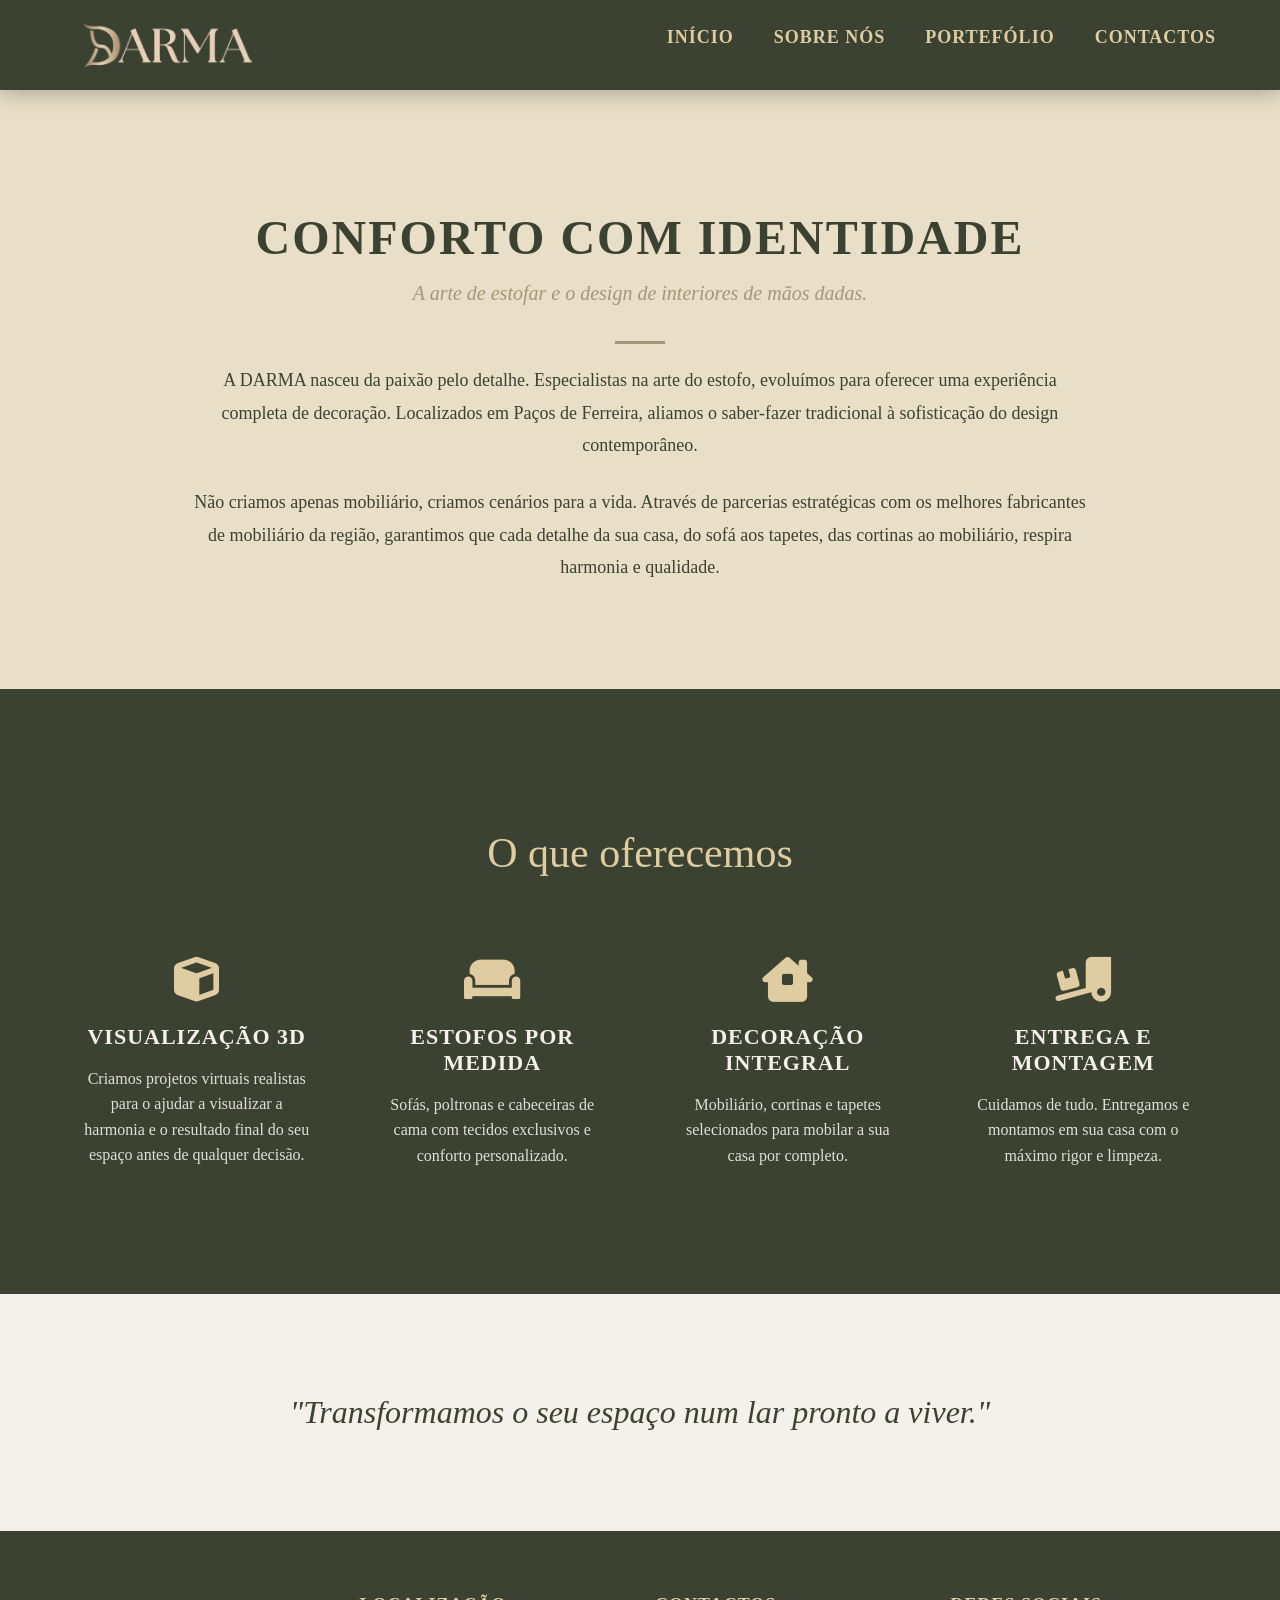
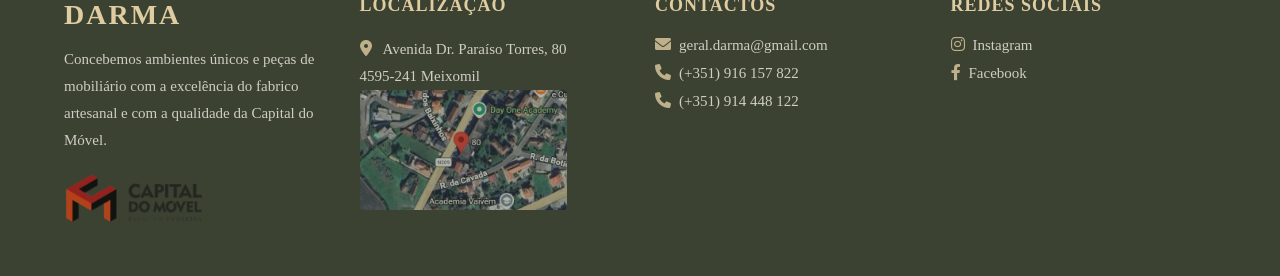
<file: sobre_nos.html>
<!DOCTYPE html>
<html>
    <head>
        <title>Sobre nós</title>
        <meta name="viewport" content="width=device-width, initial-scale=1.0">
        <link rel="stylesheet" href="style.css">
        <link rel="stylesheet" href="https://cdnjs.cloudflare.com/ajax/libs/font-awesome/6.0.0/css/all.min.css">

    </head>
    <body>
        <header class = "cabecalho">
            <div class="logo">
                <a href="index.html">
                    <img src="./imagens/darma_sem_fundo.png" alt ="DARMA">
                </a>
            </div>
            <nav>
                <ul class="menu_principal">
                    <li><a href="index.html" class="menu_links">Início</a></li>
                    <li><a href="sobre_nos.html" class="menu_links">Sobre nós</a></li>
                    <li class="menu_portefolio">
                        <a href="projetos.html" class="menu_links">Portefólio</a>
                        <ul class ="sub_menu">
                            <li><a href="sofas.html">Sofás</a></li>
                            <li><a href="camas.html">Camas</a></li>
                            <li><a href="cadeiras.html">Cadeiras & <br> Poltronas</a></li>
                            <li><a href="projetos.html">Projetos</a></li>
                            <li><a href="projetos_3d.html">Projetos 3D</a></li>
                        </ul>
                    </li>
                    <li><a href="#contactos" class="menu_links">Contactos</a></li>
                </ul>
            </nav>
        </header>

        <main>
            <section class="sobre_intro">
                <h1>Conforto com Identidade</h1>
                <p class="subtitulo">A arte de estofar e o design de interiores de mãos dadas.</p>
                <hr class="linha_separadora">
                <p>
                    A DARMA nasceu da paixão pelo detalhe. Especialistas na arte do estofo, 
                    evoluímos para oferecer uma experiência completa de decoração. 
                    Localizados em Paços de Ferreira, aliamos o saber-fazer tradicional à sofisticação do design contemporâneo.
                </p>
                <p>
                    Não criamos apenas mobiliário, criamos cenários para a vida. 
                    Através de parcerias estratégicas com os melhores fabricantes de mobiliário da região, 
                    garantimos que cada detalhe da sua casa, do sofá aos tapetes, das cortinas ao mobiliário, respira harmonia e qualidade.
                </p>
            </section>
        
            <section class="nossos_servicos">
                <h2 class="titulo_seccao">O que oferecemos</h2>
                <div class="grelha_servicos">
                    <div class="servico_item">
                        <i class="fa-solid fa-cube"></i>
                        <h3>Visualização 3D</h3>
                        <p>Criamos projetos virtuais realistas para o ajudar a visualizar a harmonia e o resultado final do seu espaço antes de qualquer decisão.</p>
                    </div>
                    <div class="servico_item">
                        <i class="fa-solid fa-couch"></i>
                        <h3>Estofos por Medida</h3>
                        <p>Sofás, poltronas e cabeceiras de cama com tecidos exclusivos e conforto personalizado.</p>
                    </div>
                    <div class="servico_item">
                        <i class="fa-solid fa-house-chimney-window"></i>
                        <h3>Decoração Integral</h3>
                        <p>Mobiliário, cortinas e tapetes selecionados para mobilar a sua casa por completo.</p>
                    </div>
                    <div class="servico_item">
                        <i class="fa-solid fa-truck-ramp-box"></i>
                        <h3>Entrega e Montagem</h3>
                        <p>Cuidamos de tudo. Entregamos e montamos em sua casa com o máximo rigor e limpeza.</p>
                    </div>
                </div>
            </section>
        
            <section class="sobre_rodape_frase">
                <blockquote>"Transformamos o seu espaço num lar pronto a viver."</blockquote>
            </section>
        </main>
        <footer id="contactos" class="rodape">
            <div class="rodape_marca">
                <h3 class="rodape_logo">DARMA</h3>
                <p>Concebemos ambientes únicos e peças de mobiliário com a excelência do fabrico artesanal e com a qualidade da Capital do Móvel.</p>
                <div class="selo_origem">
                    <img src="./imagens/logotipo_capital_movel.png" alt="Selo Capital do Móvel - Paços de Ferreira">
                </div>
            </div>

            <div class="rodape_localizacao">
                <h4>Localização</h4>
                <!--target="_blank abre uma nova pagina para aceder"-->
                <!--rel="noopener noreferrer" é por segurança e privacidade-->
                <a href="https://maps.google.com/?q=Avenida+Dr.+Paraíso+Torres,+80,+4595-241+Meixomil" target="_blank" rel="noopener noreferrer" class="bloco_mapa">
                    <!--<i> para icones-->
                    <p><i class="fa-solid fa-location-dot"></i> Avenida Dr. Paraíso Torres, 80 <br>4595-241 Meixomil</p>
                    <img src="./imagens/google_maps.png" alt="Localização DARMA no Google Maps">
                </a>
            </div>

            <div class="rodape_contactos">
                <h4>Contactos</h4>
                <a href="mailto:geral.darma@gmail.com"><i class="fa-solid fa-envelope"></i>geral.darma@gmail.com</a>
                <a href="tel:+351916157822"><i class="fa-solid fa-phone"></i>(+351) 916 157 822</a>
                <a href="tel:+351914448122"><i class="fa-solid fa-phone"></i>(+351) 914 448 122</a>
            </div>

            <div class="rodape_redes_sociais">
                <h4>Redes Sociais</h4>
                <a href="https://www.instagram.com/darma.geral/" target="_blank" rel="noopener noreferrer">
                    <i class="fa-brands fa-instagram"></i>Instagram</a>
                <a href="https://www.facebook.com/profile.php?id=100083841033820&locale=pt_PT" target="_blank" rel="noopener noreferrer">
                    <i class="fa-brands fa-facebook-f"></i>Facebook</a>
            </div>
        </footer>
    </body>
</html>
</file>
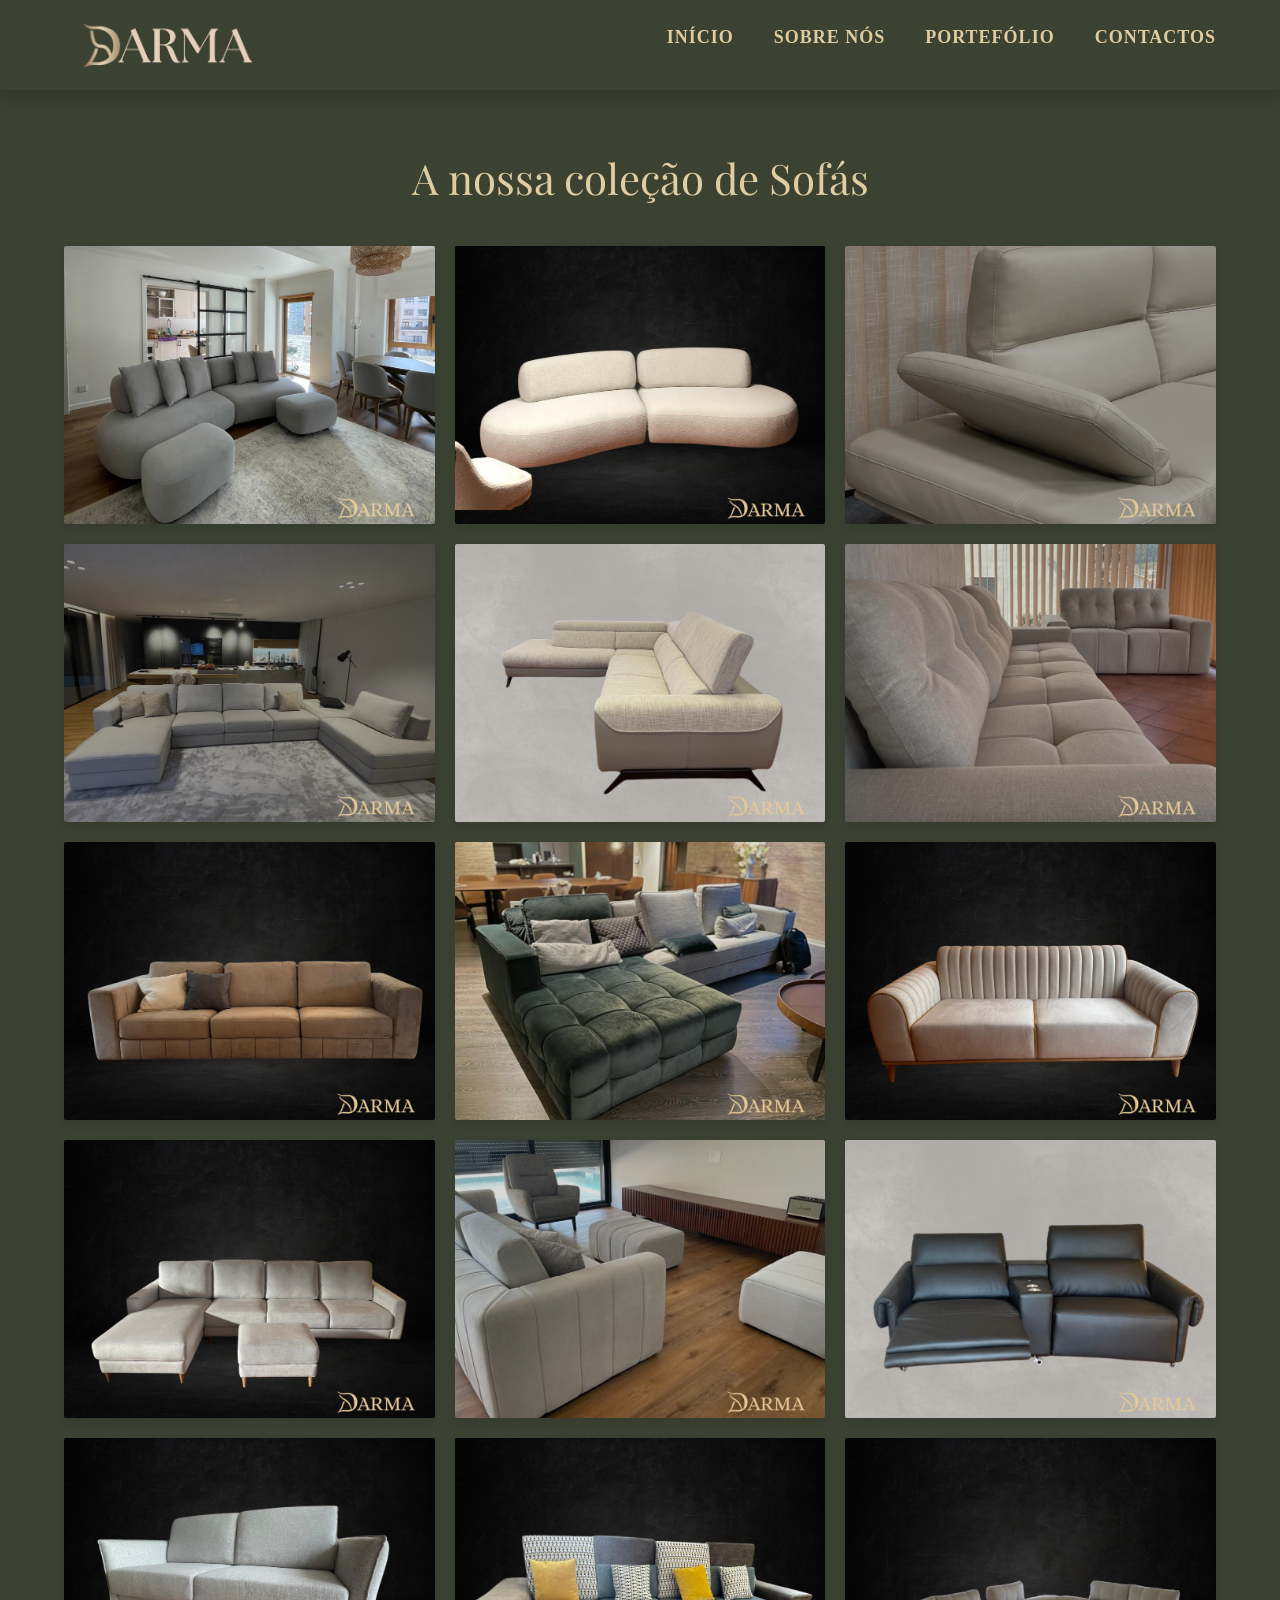
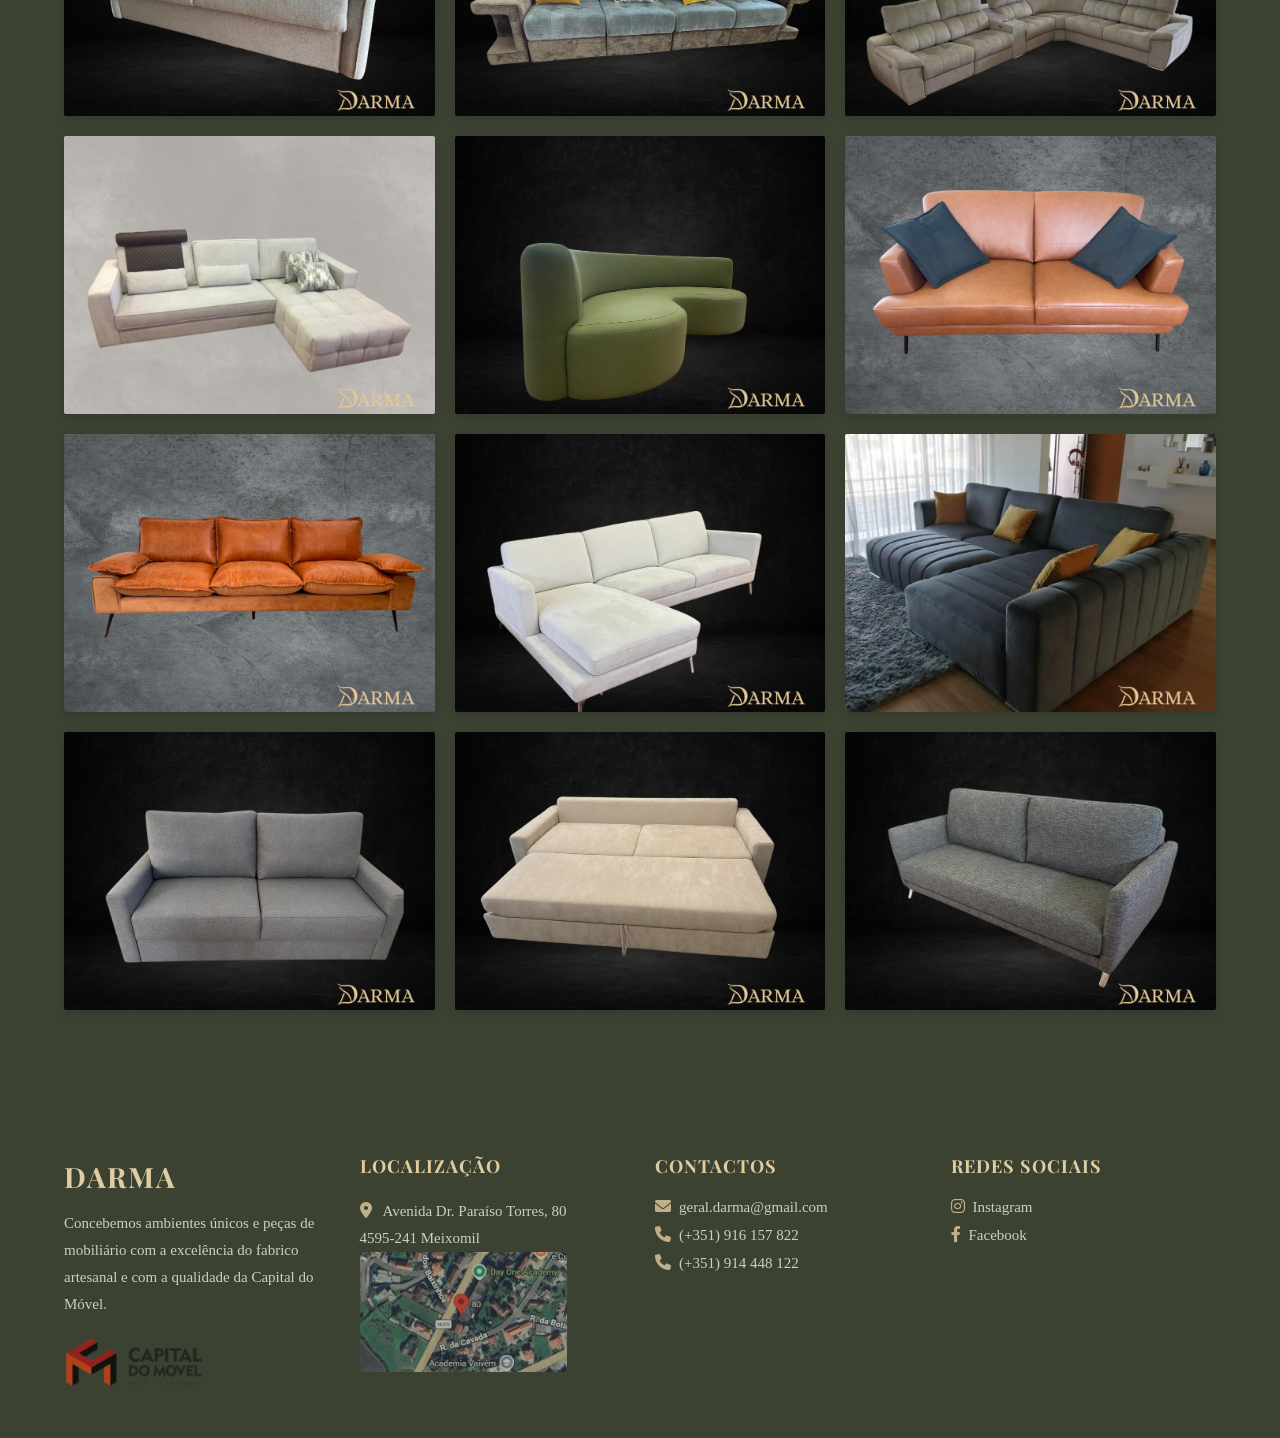
<file: sofas.html>
<!DOCTYPE html>
<html>
    <head>
        <title>Sofás | DARMA</title>
        <meta name="viewport" content="width=device-width, initial-scale=1.0">
        <link rel="stylesheet" href="style.css">
        <link rel="stylesheet" href="https://cdnjs.cloudflare.com/ajax/libs/font-awesome/6.0.0/css/all.min.css">
        
        <link href="https://fonts.googleapis.com/css2?family=Playfair+Display:ital,wght@0,400;0,700;1,400&display=swap" rel="stylesheet">
    </head>
    <body>
        <header class = "cabecalho">
            <div class="logo">
                <a href="index.html">
                    <img src="./imagens/darma_sem_fundo.png" alt ="DARMA">
                </a>
            </div>
            <nav>
                <ul class="menu_principal">
                    <li><a href="index.html" class="menu_links">Início</a></li>
                    <li><a href="sobre_nos.html" class="menu_links">Sobre nós</a></li>
                    <li class="menu_portefolio">
                        <a href="projetos.html" class="menu_links">Portefólio</a>
                        <ul class ="sub_menu">
                            <li><a href="sofas.html">Sofás</a></li>
                            <li><a href="camas.html">Camas</a></li>
                            <li><a href="cadeiras.html">Cadeiras & <br> Poltronas</a></li>
                            <li><a href="projetos.html">Projetos</a></li>
                            <li><a href="projetos_3d.html">Projetos 3D</a></li>
                        </ul>
                    </li>
                    <li><a href="#contactos" class="menu_links">Contactos</a></li>
                </ul>
            </nav>
        </header>

        <main>
            <h1 class="titulo_seccao">A nossa coleção de Sofás</h1>
            <div class="grelha_produtos">
                <div class="carrossel_clique" onclick="trocarImagem(this)">
                    <img src="./imagens/projeto_odivelas/10.png" class="ativa">
                    <img src="./imagens/projeto_odivelas/9.png" >
                    <img src="./imagens/projeto_odivelas/12.png" >
                    <img src="./imagens/projeto_odivelas/11.png" >
                    <div class="dica_clique"><i class="fa-solid fa-hand-pointer"></i> Clicar</div>
                </div>
                <div class="carrossel_clique" onclick="trocarImagem(this)">
                    <img src="./imagens/sofas/40.png" class="ativa">
                    <img src="./imagens/sofas/41.png">
                    <img src="./imagens/sofas/42.png">
                    <div class="dica_clique"><i class="fa-solid fa-hand-pointer"></i> Clicar</div>
                </div>
                <div class="carrossel_clique" onclick="trocarImagem(this)">
                    <img src="./imagens/sofas/80.png" class="ativa">
                    <img src="./imagens/sofas/79.png">
                    <img src="./imagens/sofas/81.png">
                    <img src="./imagens/sofas/82.png">
                    <img src="./imagens/sofas/84.png">
                    <div class="dica_clique"><i class="fa-solid fa-hand-pointer"></i> Clicar</div>
                </div>
                <div class="carrossel_clique" onclick="trocarImagem(this)">
                    <img src="./imagens/sofas/49.png" class="ativa">
                    <img src="./imagens/sofas/50.png">
                    <div class="dica_clique"><i class="fa-solid fa-hand-pointer"></i> Clicar</div>
                </div>
                <div class="carrossel_clique" onclick="trocarImagem(this)">
                    <img src="./imagens/sofas/14.png" class="ativa">
                    <img src="./imagens/sofas/15.png">
                    <div class="dica_clique"><i class="fa-solid fa-hand-pointer"></i> Clicar</div>
                </div>
                <div class="carrossel_clique" onclick="trocarImagem(this)">
                    <img src="./imagens/sofas/83.png" class="ativa">
                    <img src="./imagens/sofas/86.png">
                </div>
                <div class="carrossel_clique" onclick="trocarImagem(this)">
                    <img src="./imagens/sofas/35.png" class="ativa">
                    <img src="./imagens/sofas/34.png">
                    <img src="./imagens/sofas/36.png">
                    <div class="dica_clique"><i class="fa-solid fa-hand-pointer"></i> Clicar</div>
                </div>
                <div class="carrossel_clique" onclick="trocarImagem(this)">
                    <img src="./imagens/sofas/91.png" class="ativa">
                    <img src="./imagens/sofas/90.png">
                </div>
                <div class="carrossel_clique" onclick="trocarImagem(this)">
                    <img src="./imagens/sofas/89.png" class="ativa">
                    <img src="./imagens/sofas/88.png">
                </div>
                <div class="carrossel_clique" onclick="trocarImagem(this)">
                    <img src="./imagens/sofas/39.png" class="ativa">
                </div>
                <div class="carrossel_clique" onclick="trocarImagem(this)">
                    <img src="./imagens/sofas/67.png" class="ativa">
                    <img src="./imagens/sofas/74.png">
                    <img src="./imagens/sofas/75.png">
                    <div class="dica_clique"><i class="fa-solid fa-hand-pointer"></i> Clicar</div>
                </div>
                <div class="carrossel_clique" onclick="trocarImagem(this)">
                    <img src="./imagens/sofas/4.png" class="ativa">
                    <img src="./imagens/sofas/5.png">
                    <div class="dica_clique"><i class="fa-solid fa-hand-pointer"></i> Clicar</div>
                </div>
                <div class="carrossel_clique" onclick="trocarImagem(this)">
                    <img src="./imagens/sofas/48.png" class="ativa">
                </div>
                <div class="carrossel_clique" onclick="trocarImagem(this)">
                    <img src="./imagens/sofas/12.png" class="ativa" >
                    <img src="./imagens/sofas/11.png">
                    <div class="dica_clique"><i class="fa-solid fa-hand-pointer"></i> Clicar</div>
                </div>
                <div class="carrossel_clique" onclick="trocarImagem(this)">
                    <img src="./imagens/sofas/51.png" class="ativa">
                </div>
                <div class="carrossel_clique" onclick="trocarImagem(this)">
                    <img src="./imagens/sofas/13.png" class="ativa">
                </div>
                
                <div class="carrossel_clique" onclick="trocarImagem(this)">
                    <img src="./imagens/sofas/52.png" class="ativa">
                </div>
                <div class="carrossel_clique" onclick="trocarImagem(this)">
                    <img src="./imagens/sofas/16.png" class="ativa">
                </div>
                <div class="carrossel_clique" onclick="trocarImagem(this)">
                    <img src="./imagens/sofas/18.png" class="ativa">
                </div>
                
                <div class="carrossel_clique" onclick="trocarImagem(this)">
                    <img src="./imagens/sofas/37.png" class="ativa">
                </div>
                <div class="carrossel_clique" onclick="trocarImagem(this)">
                    <img src="./imagens/sofas/85.png" class="ativa">
                    <img src="./imagens/sofas/87.png">
                </div>
                
                <div class="carrossel_clique" onclick="trocarImagem(this)">
                    <img src="./imagens/sofas/47.png" class="ativa">
                    <img src="./imagens/sofas/45.png">
                    <img src="./imagens/sofas/46.png">
                    <div class="dica_clique"><i class="fa-solid fa-hand-pointer"></i> Clicar</div>
                </div>
                <div class="carrossel_clique" onclick="trocarImagem(this)">
                    <img src="./imagens/sofas/43.png" class="ativa">
                </div>
                <div class="carrossel_clique" onclick="trocarImagem(this)">
                    <img src="./imagens/sofas/44.png" class="ativa">
                </div>
            </div>
        </main>

        
        <footer id="contactos" class="rodape">
            <div class="rodape_marca">
                <h3 class="rodape_logo">DARMA</h3>
                <p>Concebemos ambientes únicos e peças de mobiliário com a excelência do fabrico artesanal e com a qualidade da Capital do Móvel.</p>
                <div class="selo_origem">
                    <img src="./imagens/logotipo_capital_movel.png" alt="Selo Capital do Móvel - Paços de Ferreira">
                </div>
            </div>

            <div class="rodape_localizacao">
                <h4>Localização</h4>
                <a href="https://maps.google.com/?q=Avenida+Dr.+Paraíso+Torres,+80,+4595-241+Meixomil" target="_blank" rel="noopener noreferrer" class="bloco_mapa">
                    <p><i class="fa-solid fa-location-dot"></i> Avenida Dr. Paraíso Torres, 80 <br>4595-241 Meixomil</p>
                    <img src="./imagens/google_maps.png" alt="Localização DARMA no Google Maps">
                </a>
            </div>

            <div class="rodape_contactos">
                <h4>Contactos</h4>
                <a href="mailto:geral.darma@gmail.com"><i class="fa-solid fa-envelope"></i>geral.darma@gmail.com</a>
                <a href="tel:+351916157822"><i class="fa-solid fa-phone"></i>(+351) 916 157 822</a>
                <a href="tel:+351914448122"><i class="fa-solid fa-phone"></i>(+351) 914 448 122</a>
            </div>

            <div class="rodape_redes_sociais">
                <h4>Redes Sociais</h4>
                <a href="https://www.instagram.com/darma.geral/" target="_blank" rel="noopener noreferrer">
                    <i class="fa-brands fa-instagram"></i>Instagram</a>
                <a href="https://www.facebook.com/profile.php?id=100083841033820&locale=pt_PT" target="_blank" rel="noopener noreferrer">
                    <i class="fa-brands fa-facebook-f"></i>Facebook</a>
            </div>
        </footer>
        <script src="script.js"></script>
    </body>
</html>
</file>
<file: style.css>
/* Remove margens padrão da página */
body {
    margin: 0;
    font-family: 'Georgia', 'Times New Roman', serif;
    background-color: #3b4232;
}

/*----------------------------CABEÇALHO----------------------------*/

.cabecalho {
    display: flex; /* Alinha os itens lado a lado */
    justify-content: space-between; /* logo para um lado e o menu para o outro */
    align-items: center; /* Centraliza verticalmente */
    background-color: #3b4232; /* Cor de fundo Verde */
    padding: 10px 5%; /*margens */

    /* deixa o cabeçalho no topo da pagina*/
    position: sticky;
    top: 0; 
    z-index: 1000;
    
    /* SOMBRA */
    box-shadow: 0px 4px 20px rgba(0, 0, 0, 0.25); 
}

.logo img {
    width: 200px;       /* O tamanho nos ecrãs normais */
    max-width: 100%;    /* Se o ecrã for menor que 200px, a imagem encolhe para caber! */
    height: auto;       /* Faz a altura ajustar-se automaticamente para a logo não ficar "esmagada" ou esticada */
}

.menu_principal {
    list-style: none; /*remove as bolinhas dos links*/
    display: flex; 
    gap: 40px; /* Espaço entre os links do menu */
    margin: 0;
    padding: 0;
}

.menu_links {
    color: #dfcca0;
    text-decoration: none;
    font-size: 18px;
    font-weight: bold;
    text-transform: uppercase;
    letter-spacing: 1px;
    transition: color 0.3s ease; /* Efeito suave na transição */
}

/* Muda a cor do link quando passa o rato por cima (hover)*/
.menu_links:hover {
    opacity: 0.6; 
}

/* SUBMENU (DROPDOWN) */

.menu_portefolio {
    position: relative; 
    padding-bottom: 15px; 
}

.sub_menu {
    position: absolute;
    top: 100%; 
    left: 50%; /* Centraliza o submenu exatamente a meio da palavra Portefólio */
    transform: translateX(-50%) translateY(15px); /* Desliza de baixo para cima */
    
    background-color: #3b4232; 
    min-width: 200px; 
    list-style: none;
    padding: 20px 0;
    margin: 0;
    box-shadow: 0px 15px 20px -5px rgba(0, 0, 0, 0.25);
    
    visibility: hidden;
    opacity: 0;
    transition: all 0.4s ease; 
}

.menu_portefolio:hover .sub_menu {
    visibility: visible;
    opacity: 1;
    transform: translateX(-50%) translateY(0);
}

.sub_menu li {
    padding: 0;
    text-align: center; 
}

.sub_menu a {
    display: block;
    padding: 8px 10px;
    color: #f4f1ea; 
    font-family: 'Georgia', serif;
    font-size: 14px;
    text-transform: uppercase; 
    letter-spacing: 2px; 
    text-decoration: none;
    transition: all 0.3s ease;
}

.sub_menu a:hover {
    color: #dfcca0; 
    letter-spacing: 4px; /* As letras afastam-se ligeiramente */
    background-color: rgba(223, 204, 160, 0.05);
}

/* ---------------------------------- PAGINA INICIAL ----------------------------------*/
.pagina_inicial {
    display: flex; /*permite que os blocos fiquem lado a lado*/
    width: 100%;
    height: 90vh; /* Ocupa 90% da altura do ecrã*/
    overflow: hidden; /*corta o que ultrapassa os limites*/
}

/* --- BLOCO ESQUERDO (TEXTO) --- */
.bloco_texto {
    width: 40%;
    background-color: #3b4232;
    display: flex;
    flex-direction: column; /* Organiza título, parágrafo e botão numa coluna vertical */
    justify-content: center; /* Centraliza o texto verticalmente */
    padding: 0 8%; /* Adiciona margens laterais*/
    color: #dfcca0; /* O tom dourado/creme das letras */
}

.bloco_texto h2 {
    font-family: 'Playfair Display', 'Georgia', serif;
    font-size: 50px;
    font-weight: 400;
    line-height: 1.1;
    text-transform: uppercase;
    letter-spacing: 2px;
    margin-bottom: 20px;
}

.bloco_texto p {
    font-family: 'Georgia', serif;
    font-size: 18px;
    line-height: 1.6;
    margin-bottom: 40px;
    opacity: 0.9;
}

.botao_inicial {
    display: inline-block; /*permite que o botao aceite linhas e preenchimento*/
    width: fit-content; /*ajusta a largura ao conteudo que tem dentro*/
    padding: 15px 30px; /* da largura e preenchimento ao botao*/
    background-color: #dfcca0; 
    color: #3b4232; /* Texto verde dentro do botão */
    text-decoration: none; /*remove a linha a sublinhar dos links*/
    font-family: 'Georgia', serif;
    font-weight: bold;
    text-transform: uppercase;
    font-size: 14px;
    letter-spacing: 1px;
    transition: background-color 0.3s ease; /*transição suave ao clicar (quando a cor de fundo muda)*/
}

.botao_inicial:hover {
    background-color: #fff; /* Fica branco no hover */
}

/* --- BLOCO DIREITO (IMAGEM) --- */
.bloco_imagem {
    width: 60%;
    position: relative; 
    background-color: #3b4232;
    overflow: hidden; /* Evita que alguma coisa saia do espaço */
    min-height: 80vh; 
}

.bloco_imagem img {
    width: 95%;
    height: 95%;
    object-fit: contain; 
    object-position: center; 
    position: absolute;
    top: 40px;
    left: 0;
    opacity: 0; 
    animation: fadeSuave 15s infinite;
}

/* Desfasamento: Diz a cada imagem quando deve começar a aparecer */
.bloco_imagem img:nth-child(1) {
    animation-delay: 0s; 
}
.bloco_imagem img:nth-child(2) {
    animation-delay: 5s; 
}
.bloco_imagem img:nth-child(3) {
    animation-delay: 10s; 
}


/* O Efeito de Dissolver */
@keyframes fadeSuave {
    0%   { opacity: 0; }
    9%  { opacity: 1; } /* Demora um pouco a aparecer de forma suave */
    20%  { opacity: 1; } /* Fica perfeitamente visível */
    40%  { opacity: 0; } /* Desvanece enquanto a próxima imagem já está a aparecer */
    100% { opacity: 0; } /* Mantém-se invisível até recomeçar o ciclo */
}

/*---------------------SECÇÃO: PROJETOS REALIZADOS ---------------------*/

.titulo_seccao_projetos {
    font-family: 'Playfair Display', serif;
    font-size: 42px;
    color: #3b4232;
    margin-bottom: 10px;
    font-weight: normal;
}

.subtitulo_seccao {
    font-family: 'Georgia', serif;
    font-size: 18px;
    color: #3b4232;
    opacity: 0.8;
    margin-bottom: 60px;
    max-width: 800px;
    margin-left: auto;
    margin-right: auto;
}

/* --- A Grelha de Projetos --- */
.projetos_realizados, 
.sobre_intro{
    background-color: #dfcca0;
    padding: 40px 5%;
    text-align: center;
}

.grelha_projetos {
    display: flex;
    justify-content: center;
    gap: 40px;
    flex-wrap: wrap; /*permite que as colunas vão para a linha de baixo em ecra mais pequenos*/
}

.projeto {
    flex: 1;
    min-width: 250px;
    max-width: 320px; 
}

/* --- Estilo Base do Carrossel --- */
.carrossel_projeto {
    display: flex;
    overflow: hidden;
    height: 250px;
    border-radius: 2px;
}

/* --- Animação para as Imagens --- */
.carrossel_projeto img {
    flex: 0 0 100%;
    width: 100%;
    height: 100%;
    object-fit: cover;
    animation: carrosselPassagem 20s steps(5) infinite;
}

/* Desfasa o início de cada projeto para não saltarem todos ao mesmo tempo */
.projeto:nth-child(2) img { animation-delay: 1s; }
.projeto:nth-child(3) img { animation-delay: 3s; }

@keyframes carrosselPassagem {
    from { transform: translateX(0); }
    to { transform: translateX(-500%); } 
}

/* Pausa ao passar o rato */
.carrossel_projeto:hover img {
    animation-play-state: paused;
}

.projeto h3 {
    font-family: 'Playfair Display', serif;
    font-size: 16px;
    margin-top: 10px;
    color: #3b4232;
    text-transform: uppercase;
}

/* -----------------------SECÇÃO: DETALHE ARTESANAL-----------------------*/

.detalhe_artesanal {
    position: relative;
    width: 100%;
    height: 90vh; 
    background-image: url('./imagens/textura.jpg');
    background-size: cover;
    background-position: center;
    background-attachment: fixed; /* Efeito Parallax (A imagem fica fixa ao rolar) */
    
    display: flex;
    align-items: center;
    justify-content: center;
    text-align: center;
}

/* Camada escura por cima da imagem (Overlay) */
.detalhe_artesanal::before {
    content: "";
    position: absolute;
    top: 0;
    left: 0;
    width: 100%;
    height: 100%;
    background-color: rgba(0, 0, 0, 0.5); 
    z-index: 1;
}

.conteudo_artesanal {
    position: relative;
    z-index: 2; /* Fica acima da camada escura */
    color: #f4f1ea; /* O bege claro da Darma */
    padding: 0 10%;
    max-width: 900px;
}

.conteudo_artesanal h2 {
    font-family: 'Playfair Display', serif;
    font-size: 48px;
    letter-spacing: 4px;
    margin-bottom: 20px;
    font-weight: normal;
    text-transform: uppercase;
    }

.conteudo_artesanal h3 {
    font-family: 'Georgia', serif;
    font-size: 22px;
    line-height: 1.6;
    font-weight: normal;
    font-style: italic;
    opacity: 0.9;
}

/*------------------SECÇÃO: RODAPÉ (4 COLUNAS)------------------*/

.rodape {
    background-color: #3b4232; 
    padding: 40px 5%; 
    display: flex;
    justify-content: space-between;
    flex-wrap: wrap;
    gap: 30px;
}

.rodape_marca, 
.rodape_localizacao,
.rodape_contactos,
.rodape_redes_sociais {
    flex: 1;
    min-width: 180px; 
}

.rodape_logo {
    font-family: 'Playfair Display', serif;
    font-size: 28px;
    color: #dfcca0;
    margin-bottom: 15px;
    letter-spacing: 2px;
}

.rodape h4 {
    font-family: 'Playfair Display', serif;
    font-size: 18px;
    color: #dfcca0;
    margin-bottom: 20px;
    text-transform: uppercase;
    letter-spacing: 1px;
}

.rodape p {
    font-family: 'Georgia', serif;
    font-size: 15px;
    line-height: 1.8;
    color: #f4f1ea;
    opacity: 0.8; 
    margin-bottom: 12px;
}

.rodape a {
    color: inherit; 
    text-decoration: none; 
    transition: color 0.3s ease; 
    display: inline-block;
    margin-bottom: 10px;
}

.rodape a:hover {
    color: #dfcca0;
}

.rodape i {
    margin-right: 8px; 
    font-size: 16px; 
    color: #dfcca0; 
}

.selo_origem {
    margin-top: 20px; 
}

.selo_origem img {
    max-width: 140px; 
    height: auto;
    opacity: 0.7; 
    transition: opacity 0.3s ease;
}

.selo_origem img:hover {
    opacity: 1; 
}

.bloco_mapa {
    display: block; 
}

.bloco_mapa img {
    width: 100%; 
    max-width: 280px; 
    height: 120px; 
    object-fit: cover; 
    border-radius: 4px; 
    opacity: 0.6; 
    transition: opacity 0.3s ease, transform 0.3s ease;
    margin-bottom: 12px; 
}

.bloco_mapa:hover img {
    opacity: 1; 
    transform: scale(1.02); /* Zoom suave */
}

.bloco_mapa p {
    margin: 0; 
    transition: color 0.3s ease;
}

.bloco_mapa:hover p {
    color: #dfcca0; 
}

.rodape_contactos, 
.rodape_redes_sociais {
    display: flex;
    flex-direction: column;
    align-items: flex-start; 
}

.rodape_redes_sociais a,
.rodape_contactos a {
    display: block;
    font-family: 'Georgia', serif;
    font-size: 15px;
    color: #f4f1ea;
    opacity: 0.8;
}

.rodape_redes_sociais a:hover {
    opacity: 1;
}

/* ----------------------- PÁGINA: SOBRE NÓS ----------------------- */


.sobre_intro {
    padding: 80px 10%;
    background-color: #e9dfc8; 
    text-align: center;
}

.sobre_intro h1 {
    font-family: 'Playfair Display', serif;
    font-size: 48px;
    color: #3b4232;
    margin-bottom: 10px;
    text-transform: uppercase;
    letter-spacing: 2px;
}

.sobre_intro .subtitulo {
    font-family: 'Georgia', serif;
    font-style: italic;
    font-size: 20px;
    color: #a49676; 
    margin-bottom: 30px;
}

.linha_separadora {
    width: 50px;
    border: none;
    border-top: 3px solid #a49676;
    margin: 0 auto 20px auto;
}

.sobre_intro p {
    font-family: 'Georgia', serif;
    font-size: 18px;
    line-height: 1.8;
    color: #3b4232;
    max-width: 900px;
    margin: 0 auto 25px auto;
}

/* --- Secção de Serviços--- */
.nossos_servicos {
    background-color: #3b4232; /* Fundo Verde */
    padding: 80px 5%;
    text-align: center;
    color: #f4f1ea;
}

.nossos_servicos .titulo_seccao {
    color: #dfcca0; /* Título em dourado sobre o verde */
    margin-bottom: 50px;
}

.grelha_servicos {
    display: grid;
    grid-template-columns: repeat(4, 1fr); /* Cria 4 colunas de tamanho igual */
    gap: 30px; 
    max-width: 1400px; 
    margin: 0 auto; /* Centra a grelha no ecrã */
}

.servico_item {
    padding: 30px 20px;
    transition: transform 0.3s ease;
}

.servico_item:hover {
    transform: translateY(-10px); /* Pequeno salto ao passar o rato */
}

.servico_item i {
    font-size: 45px;
    color: #dfcca0;
    margin-bottom: 20px;
    display: block;
}

.servico_item h3 {
    font-family: 'Playfair Display', serif;
    font-size: 22px;
    text-transform: uppercase;
    margin-bottom: 15px;
    letter-spacing: 1px;
}

.servico_item p {
    font-family: 'Georgia', serif;
    font-size: 16px;
    line-height: 1.6;
    opacity: 0.9;
}

/* --- Frase de Impacto Final --- */
.sobre_rodape_frase {
    padding: 100px 10%;
    background-color: #f4f1ea;
    text-align: center;
}

.sobre_rodape_frase blockquote {
    font-family: 'Playfair Display', serif;
    font-size: 32px;
    color: #3b4232;
    font-style: italic;
    margin: 0;
    padding: 0;
    position: relative;
}

/* TÍTULOS DAS PÁGINAS (Sofás, Cadeiras, etc) */
.titulo_seccao {
    font-family: 'Playfair Display', serif;
    font-size: 42px;
    color: #dfcca0;
    text-align: center;
    margin-top: 60px;
    margin-bottom: 50px;
    font-weight: normal;
}
/* Espaçamento extra para o título da página */
main .titulo_seccao {
    margin-top: 60px;
    margin-bottom: 40px;
}

/*Organiza os sofás em colunas automáticas */
.grelha_produtos {
    display: grid;
    grid-template-columns: repeat(auto-fit, minmax(350px, 1fr)); /* Cria colunas fluidas */
    gap: 20px; /* Espaço entre as fotografias */
    padding: 0 5% 80px 5%; /* Margens laterais iguais ao resto do site */
}

/* A CAIXA DA IMAGEM*/
.carrossel_clique {
    position: relative;
    width: 100%;
    aspect-ratio: 4 / 3; /* Força todas as imagens a terem a mesma proporção (tipo ecrã) */
    cursor: pointer; /* Muda o rato para a mãozinha, indicando que é clicável */
    overflow: hidden;
    background-color: #3b4232;
    border-radius: 2px;
    box-shadow: 0px 4px 10px rgba(0, 0, 0, 0.1);
    transition: transform 0.3s ease, box-shadow 0.3s ease;
}

/* Efeito ao passar o rato */
.carrossel_clique:hover {
    transform: translateY(-5px);
    box-shadow: 0px 8px 20px rgba(0, 0, 0, 0.2);
}

.carrossel_clique img {
    position: absolute;
    top: 0; 
    left: 0;
    width: 100%; 
    height: 100%;
    object-fit: cover; /* Garante que a foto preenche o espaço sem ficar esticada */
    opacity: 0; /* Começam invisíveis */
    transition: opacity 0.5s ease-in-out; /* Transição suave ao trocar de foto */
    z-index: 1;
}

/*A FOTOGRAFIA ATIVA: A única que fica visível */
.carrossel_clique img.ativa {
    opacity: 1;
    z-index: 2; /* Fica por cima das outras */
}

/* A ETIQUETA "CLICAR": Dica visual para o utilizador */
.dica_clique {
    position: absolute;
    bottom: 15px;
    right: 15px;
    background-color: rgba(59, 66, 50, 0.85); 
    color: #dfcca0;
    padding: 8px 15px;
    font-family: 'Georgia', serif;
    font-size: 13px;
    border-radius: 3px;
    pointer-events: none;
    z-index: 3; /* Fica acima de todas as imagens */
    
    /* Começa invisível */
    opacity: 0;
    transform: translateY(10px);
    transition: all 0.3s ease;
}

/* Quando o rato passa no sofá, a etiqueta aparece deslizando */
.carrossel_clique:hover .dica_clique {
    opacity: 1;
    transform: translateY(0);
}
/* =======================================================
   DESIGN RESPONSIVO (TELEMÓVEIS - Ecrãs até 768px)
   ======================================================= */
@media (max-width: 768px) {
    /* --- 1. CABEÇALHO E MENU --- */
    .cabecalho {
        flex-direction: column; 
        gap: 15px; 
        padding: 15px 5%;
    }

    .menu_principal {
        flex-wrap: wrap; 
        justify-content: center;
        text-align: center;
        gap: 10px 20px;
    }

    .menu_links {
        font-size: 13px;
        letter-spacing: 2px;
    }

    /* --- 2. PÁGINA INICIAL --- */
    .pagina_inicial {
        flex-direction: column; 
        height: auto;      /* Remove a altura fixa de 90vh do PC */
        min-height: 100vh; /* Ocupa pelo menos a altura do telemóvel */
        overflow: visible; 
    }

    /* A Imagem passa para cima no telemóvel */
    .bloco_imagem {
        width: 100%;
        height: 45vh; /* Dá um pouco mais de altura à imagem no telemóvel */
        min-height: 300px; /* Garante que nunca fica demasiado pequena */
        order: 1; 
    }

    .bloco_imagem img {
        width: 100%;
        height: 100%;
        object-fit: contain; 
        top: 0;
    }

    /* O Texto passa para baixo */
    .bloco_texto {
        width: 100%;
        order: 2; 
        padding: 40px 5% 60px 5%; /* Espaço em cima, lados e baixo */
        display: flex;
        flex-direction: column;
        align-items: center; 
        text-align: center;
        box-sizing: border-box; /* Impede que o padding alargue o ecrã */
    }

    .bloco_texto h2 { 
        font-size: 32px; 
        line-height: 1.2;
        margin-bottom: 20px;
        width: 100%;
    }

    .bloco_texto p {
        font-size: 16px; 
        line-height: 1.6;
        margin-bottom: 35px;
        width: 100%;
        padding: 0; /* Remove padding lateral problemático */
    }

    /* --- 3. TAMANHOS DOS RESTANTES TÍTULOS --- */
    .conteudo_artesanal h2 { font-size: 30px; letter-spacing: 2px; }
    .sobre_intro h1 { font-size: 32px; }
    .titulo_seccao, .titulo_seccao_projetos { font-size: 30px; }

    /* --- 4. PRODUTOS E RODAPÉ --- */
    .grelha_produtos {
        grid-template-columns: 1fr; /* 1 produto por linha */
    }

    .rodape {
        flex-direction: column; 
        text-align: center;
    }

    .rodape_contactos, 
    .rodape_redes_sociais {
        align-items: center; 
    }
}

@media (max-width: 992px) {
    .grelha_servicos {
        grid-template-columns: repeat(2, 1fr); 
    }
}

@media (max-width: 600px) {
    .grelha_servicos {
        grid-template-columns: 1fr;
    }
}
</file>
